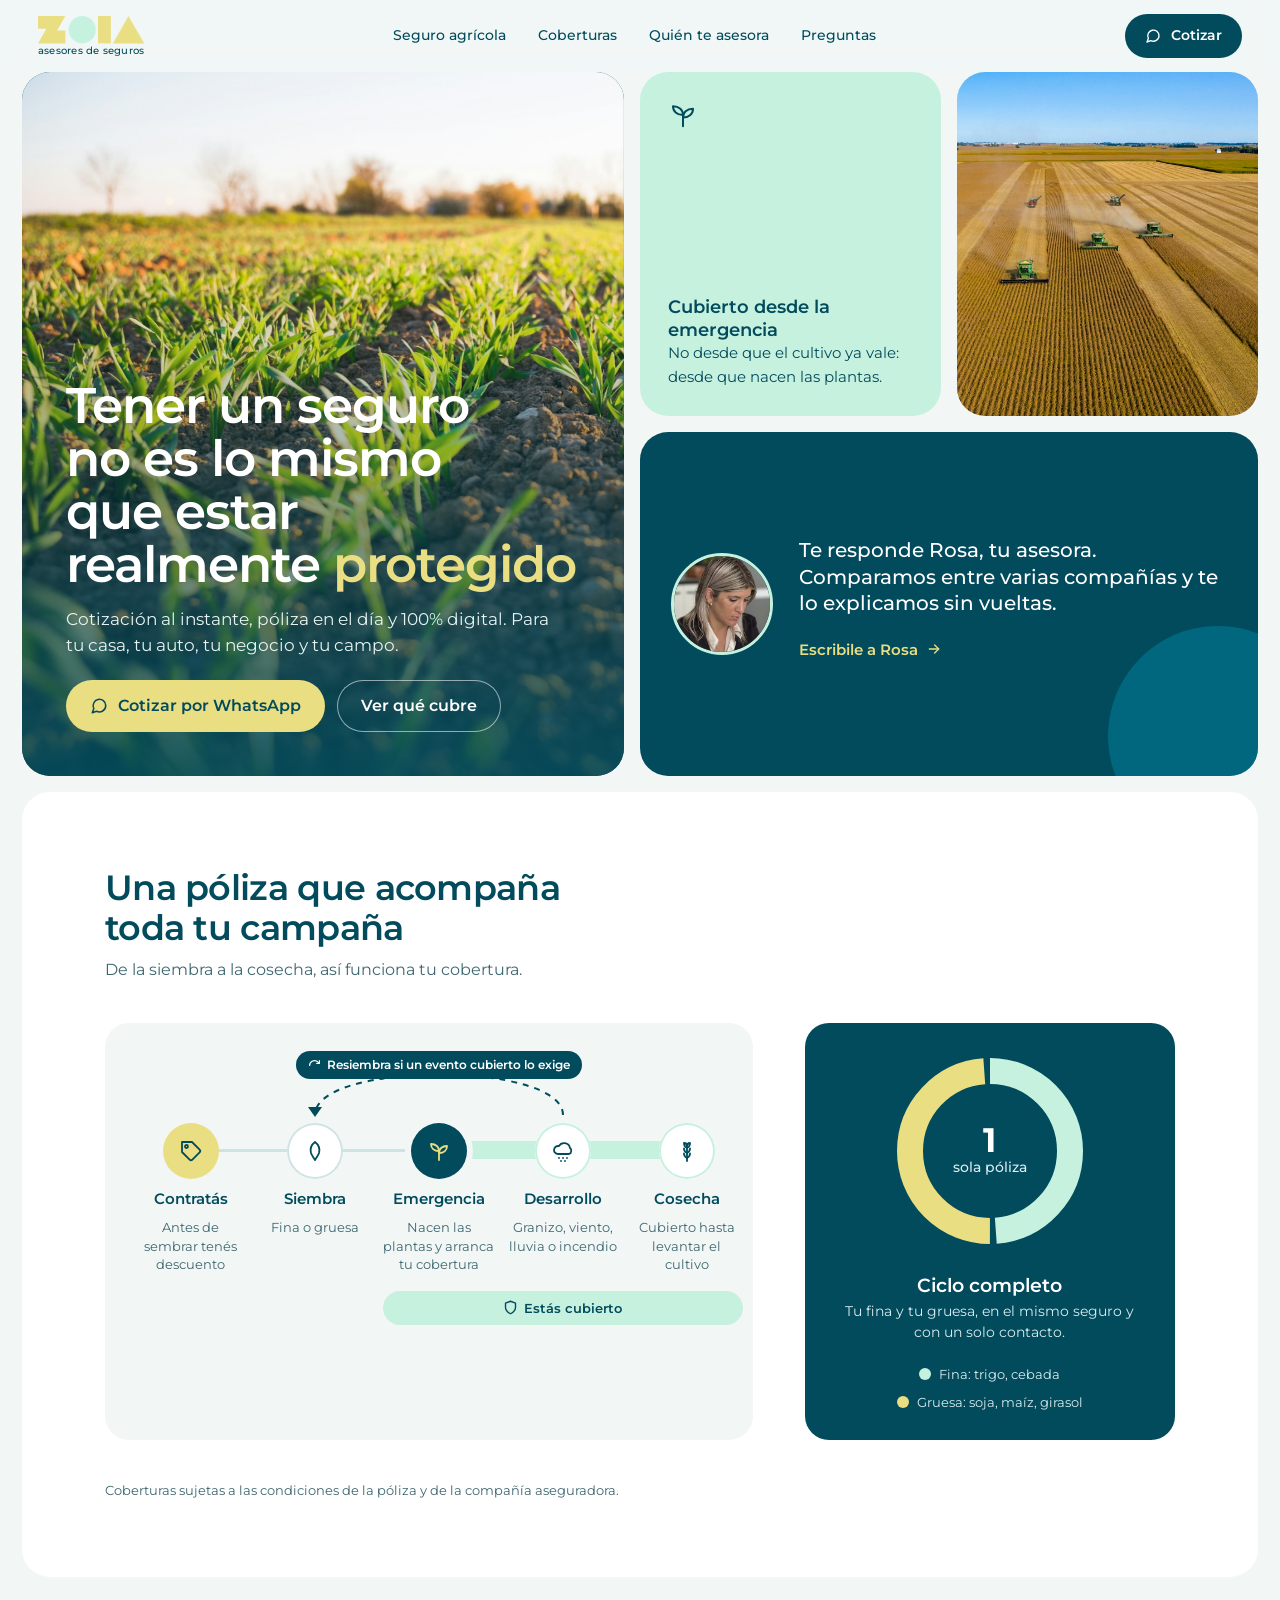
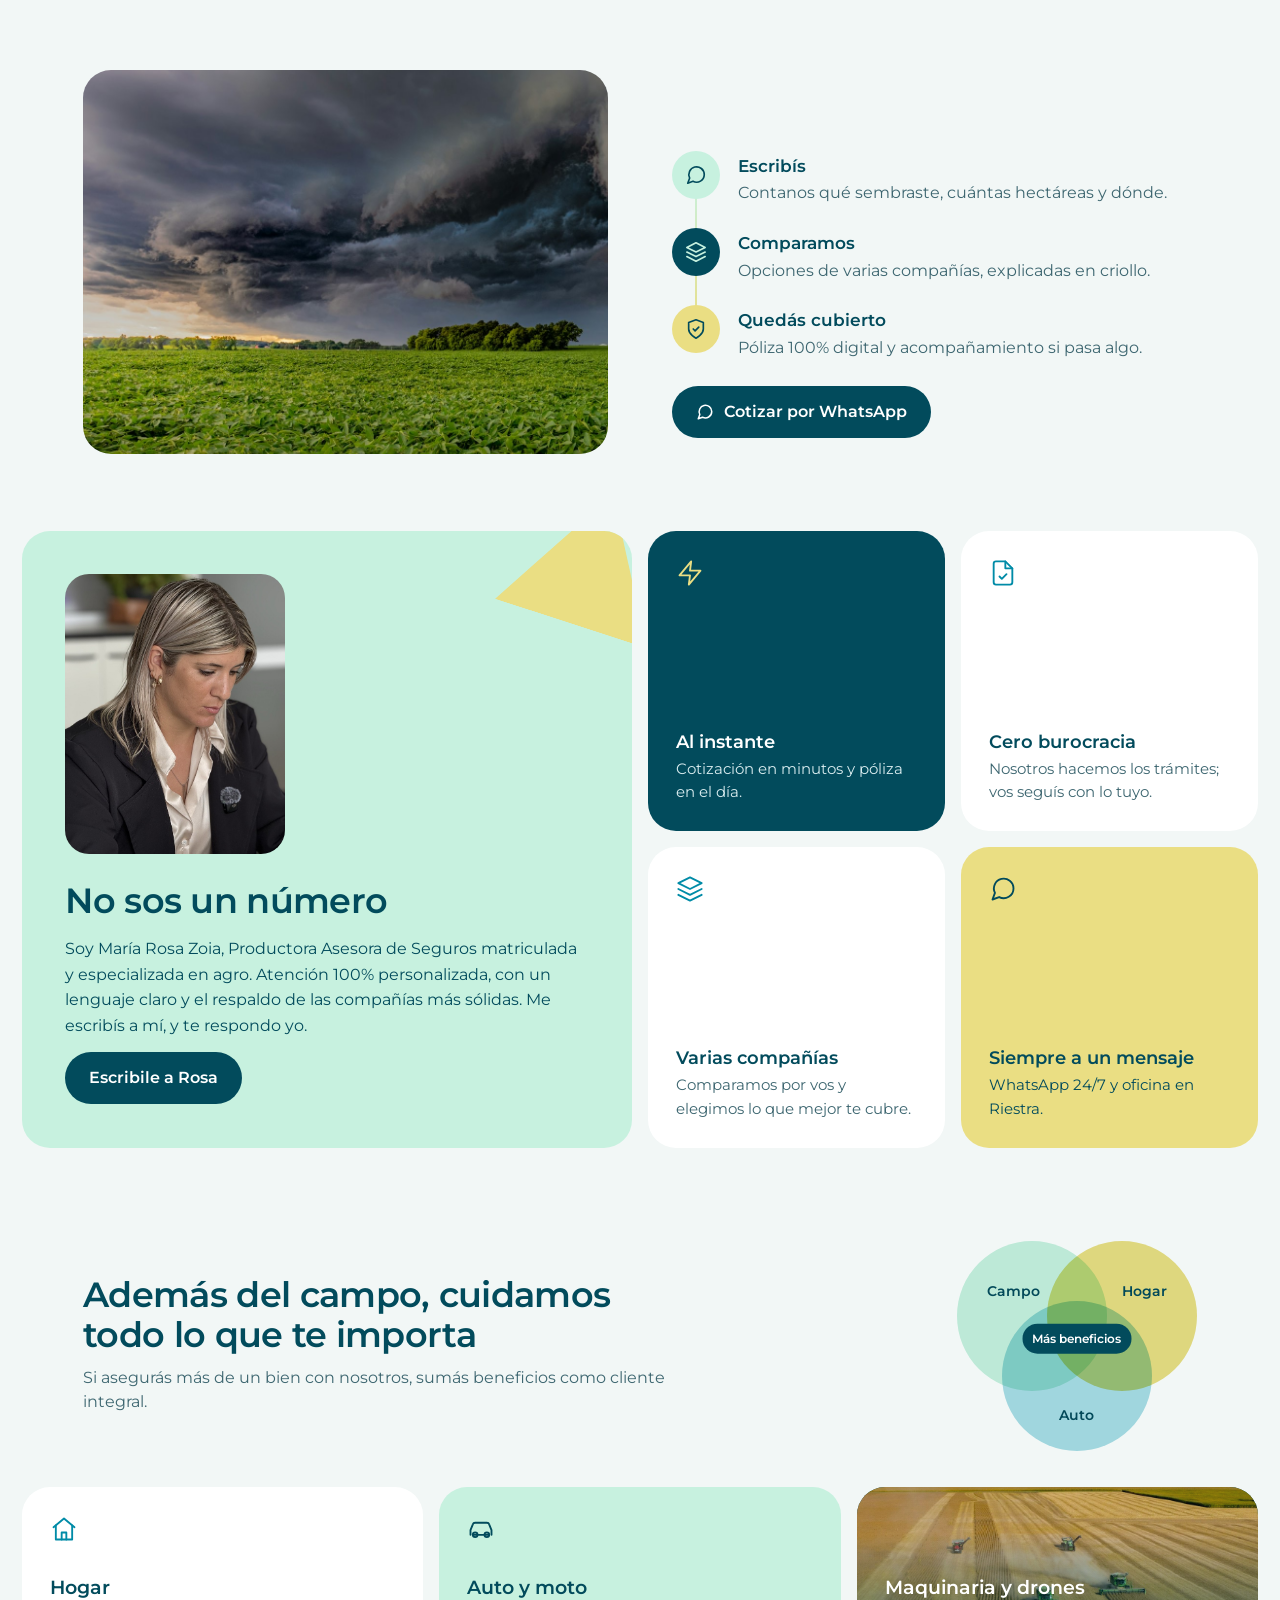
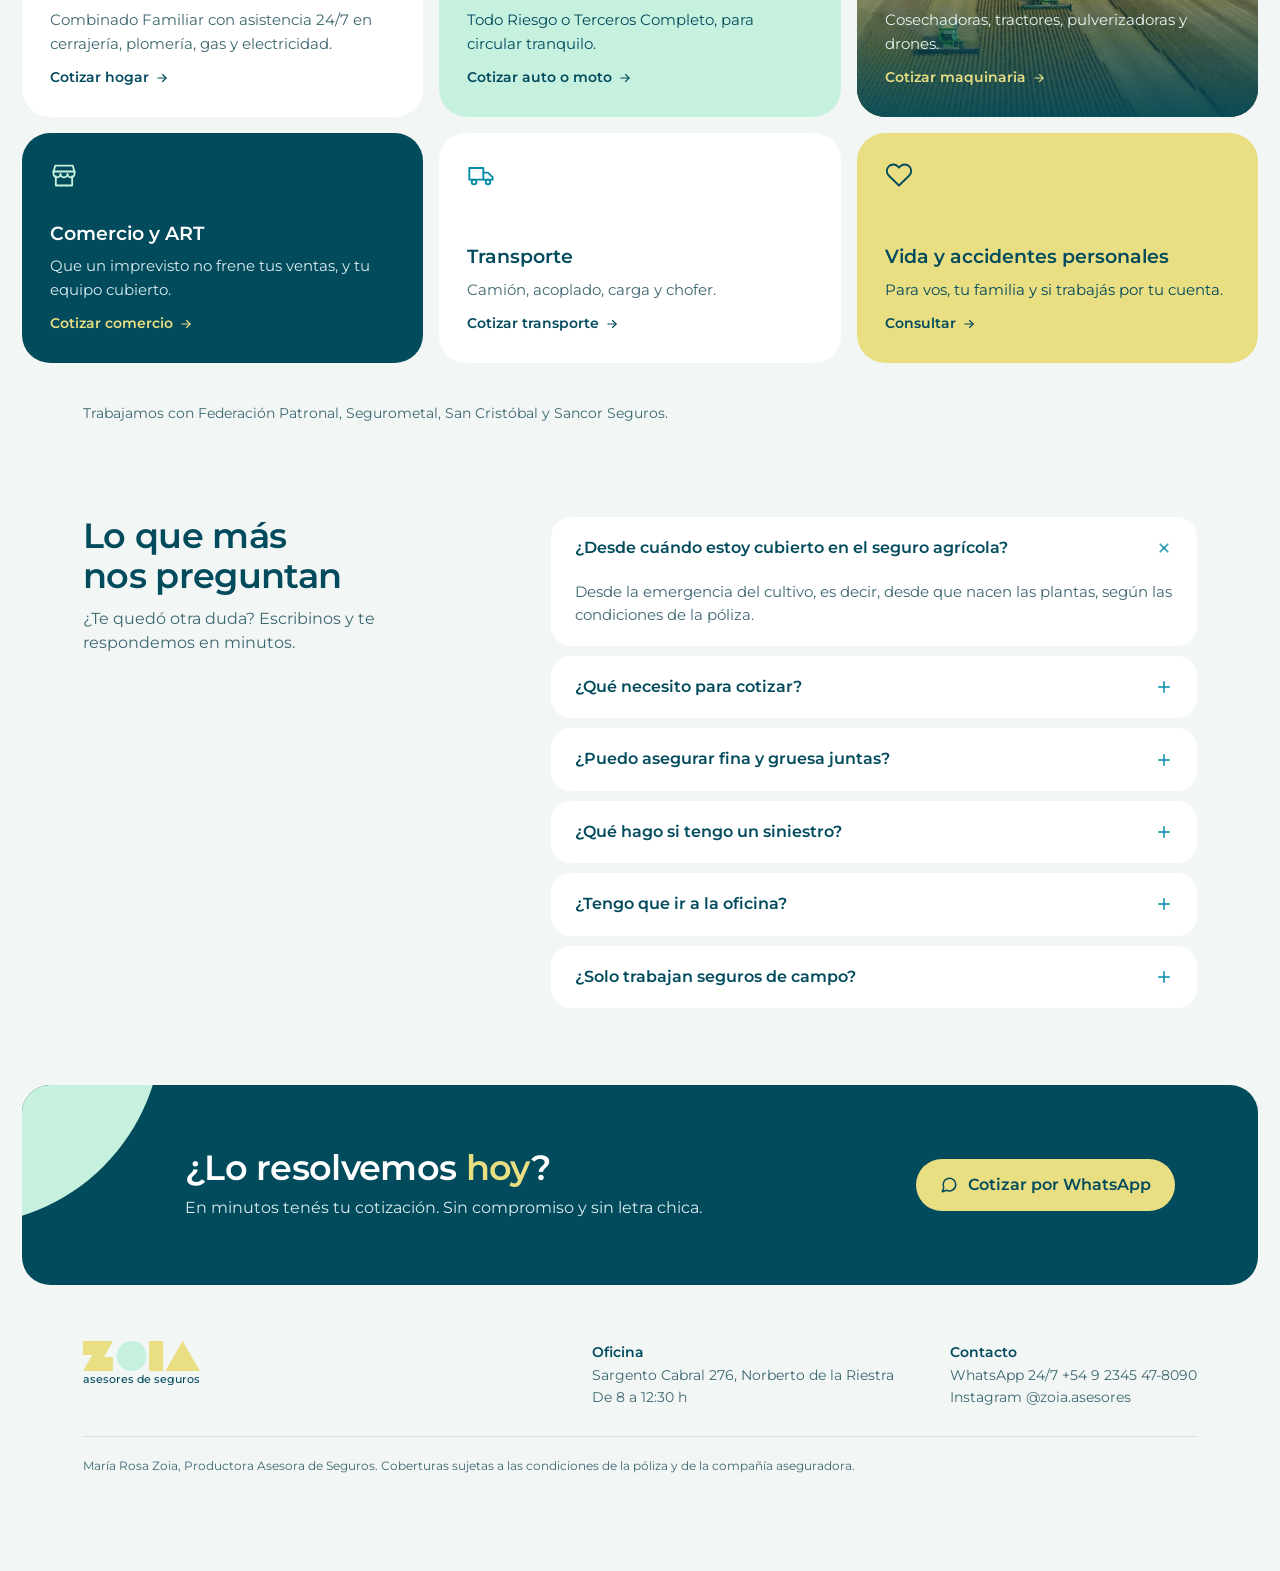
<file: index.html>
<!doctype html>
<html lang="es-AR">
<head>
  <meta charset="utf-8">
  <meta name="viewport" content="width=device-width, initial-scale=1, viewport-fit=cover">
  <title>ZOIA | Asesores de Seguros en Norberto de la Riestra · Agro, hogar y auto</title>
  <meta name="description" content="Seguros agrícolas, hogar, auto y comercio en Norberto de la Riestra y 25 de Mayo. Cotizá por WhatsApp al instante con Rosa Zoia, productora asesora matriculada.">
  <meta name="theme-color" content="#f2f7f6">
  <meta name="color-scheme" content="light">
  <meta property="og:type" content="website">
  <meta property="og:title" content="ZOIA | Asesores de Seguros">
  <meta property="og:description" content="Cotización al instante, póliza en el día y 100% digital. Agro, hogar, auto, comercio y transporte en Norberto de la Riestra.">
  <meta property="og:image" content="assets/img/agro-siembra.jpg">
  <meta property="og:locale" content="es_AR">
  <link rel="icon" href="assets/brand/favicon.svg" type="image/svg+xml">

  <!-- Entrada: /agro/ o ?v=agro muestra el hero agro (QR de la lona). Va antes del CSS para evitar parpadeo. -->
  <script>
    (function () {
      var r = document.documentElement;
      r.classList.add("js");
      var p = new URLSearchParams(location.search);
      if (p.get("v") === "agro" || /\/agro\/?$/.test(location.pathname)) r.dataset.entry = "agro";
    })();
  </script>

  <link rel="preconnect" href="https://fonts.googleapis.com">
  <link rel="preconnect" href="https://fonts.gstatic.com" crossorigin>
  <link href="https://fonts.googleapis.com/css2?family=Montserrat:wght@400;500;600;700&display=swap" rel="stylesheet">
  <link rel="stylesheet" href="css/tokens.css?v=3">
  <link rel="stylesheet" href="css/styles.css?v=3">

  <script type="application/ld+json">
  {
    "@context": "https://schema.org",
    "@type": "InsuranceAgency",
    "name": "ZOIA | Asesores de Seguros",
    "telephone": "+54 9 2345 47-8090",
    "address": {
      "@type": "PostalAddress",
      "streetAddress": "Sargento Cabral 276",
      "addressLocality": "Norberto de la Riestra",
      "addressRegion": "Buenos Aires",
      "addressCountry": "AR"
    },
    "openingHours": "Mo-Fr 08:00-12:30",
    "sameAs": ["https://www.instagram.com/zoia.asesores/"],
    "areaServed": ["Norberto de la Riestra", "25 de Mayo"]
  }
  </script>
</head>
<body>
  <!-- Íconos (trazo, del diseño) -->
  <svg width="0" height="0" style="position:absolute" aria-hidden="true">
    <symbol id="i-wa" viewBox="0 0 24 24"><path d="M21 11.5a8.4 8.4 0 0 1-12.3 7.4L3 21l2.1-5.7A8.4 8.4 0 1 1 21 11.5z"/></symbol>
    <symbol id="i-flecha" viewBox="0 0 24 24"><path d="M5 12h14"/><path d="m13 6 6 6-6 6"/></symbol>
    <symbol id="i-brote" viewBox="0 0 24 24"><path d="M12 21v-9"/><path d="M12 12C12 8 9 5 4 5c0 4 3 7 8 7z"/><path d="M12 14c0-4 3-7 8-7 0 4-3 7-8 7z"/></symbol>
    <symbol id="i-etiqueta" viewBox="0 0 24 24"><path d="M20.6 13.4 13.4 20.6a2 2 0 0 1-2.8 0L3 13V3h10l7.6 7.6a2 2 0 0 1 0 2.8z"/><circle cx="7.5" cy="7.5" r="1.5"/></symbol>
    <symbol id="i-semilla" viewBox="0 0 24 24"><path d="M12 3c4 3 5 7 4 11-1 3-3 5-4 7-1-2-3-4-4-7-1-4 0-8 4-11z"/></symbol>
    <symbol id="i-lluvia" viewBox="0 0 24 24"><path d="M7 15a4 4 0 1 1 .9-7.9A6 6 0 0 1 19 9a3.5 3.5 0 0 1-1 6z"/><path d="M8 19v.01"/><path d="M12 19v.01"/><path d="M16 19v.01"/><path d="M10 22v.01"/><path d="M14 22v.01"/></symbol>
    <symbol id="i-espiga" viewBox="0 0 24 24"><path d="M12 22V9"/><path d="M12 9c-2-1-3-3-3-5 2 0 3 1 3 3 0-2 1-3 3-3 0 2-1 4-3 5z"/><path d="M12 14c-2-1-3-3-3-4.5"/><path d="M12 14c2-1 3-3 3-4.5"/><path d="M12 19c-2-1-3-3-3-4.5"/><path d="M12 19c2-1 3-3 3-4.5"/></symbol>
    <symbol id="i-escudo" viewBox="0 0 24 24"><path d="M12 22s8-4 8-10V5l-8-3-8 3v7c0 6 8 10 8 10z"/></symbol>
    <symbol id="i-escudo-ok" viewBox="0 0 24 24"><path d="M12 22s8-4 8-10V5l-8-3-8 3v7c0 6 8 10 8 10z"/><path d="m9 12 2 2 4-4"/></symbol>
    <symbol id="i-capas" viewBox="0 0 24 24"><path d="m12 2 10 5-10 5L2 7z"/><path d="m2 17 10 5 10-5"/><path d="m2 12 10 5 10-5"/></symbol>
    <symbol id="i-rayo" viewBox="0 0 24 24"><path d="M13 2 3 14h9l-1 8 10-12h-9l1-8z"/></symbol>
    <symbol id="i-doc" viewBox="0 0 24 24"><path d="M14 2H6a2 2 0 0 0-2 2v16a2 2 0 0 0 2 2h12a2 2 0 0 0 2-2V8z"/><path d="M14 2v6h6"/><path d="m9 15 2 2 4-4"/></symbol>
    <symbol id="i-casa" viewBox="0 0 24 24"><path d="M3 10.5 12 3l9 7.5"/><path d="M5 9v12h14V9"/><path d="M10 21v-6h4v6"/></symbol>
    <symbol id="i-auto" viewBox="0 0 24 24"><path d="M5 17h14"/><path d="M3 17v-4l2-5a2 2 0 0 1 1.9-1.4h10.2A2 2 0 0 1 19 8l2 5v4"/><circle cx="7" cy="17" r="2"/><circle cx="17" cy="17" r="2"/></symbol>
    <symbol id="i-local" viewBox="0 0 24 24"><path d="M3 9 4.5 4h15L21 9"/><path d="M3 9h18v2a3 3 0 0 1-6 0 3 3 0 0 1-6 0 3 3 0 0 1-6 0z"/><path d="M5 13v8h14v-8"/></symbol>
    <symbol id="i-camion" viewBox="0 0 24 24"><path d="M2 6h12v10H2z"/><path d="M14 10h4l4 4v2h-8"/><circle cx="6" cy="18" r="2"/><circle cx="18" cy="18" r="2"/></symbol>
    <symbol id="i-corazon" viewBox="0 0 24 24"><path d="M20.8 4.6a5.5 5.5 0 0 0-7.8 0L12 5.7l-1-1.1a5.5 5.5 0 0 0-7.8 7.8L12 21l8.8-8.6a5.5 5.5 0 0 0 0-7.8z"/></symbol>
    <symbol id="i-mas" viewBox="0 0 24 24"><path d="M12 5v14"/><path d="M5 12h14"/></symbol>
    <symbol id="i-repetir" viewBox="0 0 24 24"><path d="M3 12a9 9 0 0 1 15.5-6.2L21 8"/><path d="M21 3v5h-5"/></symbol>
  </svg>

  <a class="skip-link" href="#contenido">Saltar al contenido</a>

  <div class="page">
    <header class="nav" data-scrolled="false">
      <a href="#top" aria-label="ZOIA, asesores de seguros. Ir al inicio">
        <svg class="logo" viewBox="0 0 1087 409" aria-hidden="true">
          <polygon class="forma z" points="0,0 280,0 195,148 280,148 280,280 0,280 85,131 0,131"/>
          <circle class="forma o" cx="452" cy="140" r="140"/>
          <rect class="forma i" x="614" y="0" width="131" height="280"/>
          <polygon class="forma a" points="765,280 925,0 1087,280"/>
          <text class="t" x="0" y="386" font-family="Montserrat, sans-serif" font-weight="500" font-size="100" textLength="1087" lengthAdjust="spacingAndGlyphs">asesores de seguros</text>
        </svg>
      </a>
      <nav class="nav__links" aria-label="Secciones">
        <a href="#campana">Seguro agrícola</a>
        <a href="#coberturas">Coberturas</a>
        <a href="#rosa">Quién te asesora</a>
        <a href="#preguntas">Preguntas</a>
      </nav>
      <a class="nav__movil" href="#preguntas">Preguntas</a>
      <a class="btn btn--chico" data-wa="general" data-track="barra" href="https://wa.me/5492345478090">
        <svg class="i-wa" width="16" height="16" fill="none" stroke="currentColor" stroke-width="2" stroke-linecap="round" stroke-linejoin="round" aria-hidden="true"><use href="#i-wa"/></svg>Cotizar
      </a>
    </header>

    <main id="contenido">
      <span id="top"></span>

      <!-- Hero bento -->
      <section class="hero" aria-label="Presentación">
        <div class="tile hero__main">
          <img src="assets/img/agro-siembra.jpg" width="1080" height="1350" alt="Surcos con plantas recién nacidas en un lote" fetchpriority="high">
          <div class="velo"></div>
          <div class="hero__text">
            <h1 class="split only-agro">Tu campaña, <span class="clave">protegida</span> desde que nace</h1>
            <h1 class="split only-general">Tener un seguro no es lo mismo que estar realmente <span class="clave">protegido</span></h1>
            <p class="only-agro" data-fade>Seguro agrícola desde la emergencia del cultivo, con fina y gruesa en una sola póliza. Te cotizamos por WhatsApp, sin vueltas.</p>
            <p class="only-general" data-fade>Cotización al instante, póliza en el día y 100% digital. Para tu casa, tu auto, tu negocio y tu campo.</p>
            <div class="hero__ctas" data-fade>
              <a class="btn btn--acento only-agro" data-wa="agro" data-track="hero-agro" href="https://wa.me/5492345478090">
                <svg class="i-wa" width="18" height="18" fill="none" stroke="currentColor" stroke-width="2" stroke-linecap="round" stroke-linejoin="round" aria-hidden="true"><use href="#i-wa"/></svg>Cotizar por WhatsApp
              </a>
              <a class="btn btn--acento only-general" data-wa="general" data-track="hero-general" href="https://wa.me/5492345478090">
                <svg class="i-wa" width="18" height="18" fill="none" stroke="currentColor" stroke-width="2" stroke-linecap="round" stroke-linejoin="round" aria-hidden="true"><use href="#i-wa"/></svg>Cotizar por WhatsApp
              </a>
              <a class="btn btn--contorno" href="#campana">Ver qué cubre</a>
            </div>
          </div>
        </div>
        <div class="tile hero__menta">
          <svg width="30" height="30" fill="none" stroke="currentColor" stroke-width="1.6" stroke-linecap="round" stroke-linejoin="round" aria-hidden="true"><use href="#i-brote"/></svg>
          <div>
            <h3>Cubierto desde la emergencia</h3>
            <p>No desde que el cultivo ya vale: desde que nacen las plantas.</p>
          </div>
        </div>
        <div class="tile hero__foto"><img src="assets/img/agro-cosecha.jpg" width="1080" height="1350" alt="Cosechadoras trabajando un lote, vista aérea"></div>
        <div class="tile hero__rosa">
          <span class="burbuja" aria-hidden="true"></span>
          <img class="avatar" src="assets/img/rosa-avatar.jpg" width="320" height="320" alt="María Rosa Zoia, asesora de seguros">
          <div>
            <p>Te responde Rosa, tu asesora. Comparamos entre varias compañías y te lo explicamos sin vueltas.</p>
            <a class="link-flecha" data-wa="rosa" data-track="hero-rosa" href="https://wa.me/5492345478090">Escribile a Rosa
              <svg width="16" height="16" fill="none" stroke="currentColor" stroke-width="2" stroke-linecap="round" stroke-linejoin="round" aria-hidden="true"><use href="#i-flecha"/></svg></a>
          </div>
        </div>
      </section>

      <!-- Campaña: línea de tiempo + ciclo completo -->
      <section class="franja" id="campana" aria-labelledby="campana-title">
        <div class="panel">
          <div class="head" data-reveal>
            <h2 id="campana-title" class="h2">Una póliza que acompaña toda tu campaña</h2>
            <p class="bajada">De la siembra a la cosecha, así funciona tu cobertura.</p>
          </div>
          <div class="campana">
            <div class="linea-tiempo" data-reveal>
              <div class="lt">
                <div class="lt__arco" aria-hidden="true">
                  <svg viewBox="0 0 100 64" preserveAspectRatio="none"><path d="M70 64 C70 10 30 10 30 64" fill="none" stroke-width="2" stroke-dasharray="6 6" vector-effect="non-scaling-stroke"/></svg>
                  <span class="lt__punta"></span>
                  <span class="chip"><svg width="13" height="13" fill="none" stroke="currentColor" stroke-width="2.2" stroke-linecap="round" stroke-linejoin="round"><use href="#i-repetir"/></svg>Resiembra si un evento cubierto lo exige</span>
                </div>
                <ol class="lt__etapas">
                  <li class="etapa" style="--i:0">
                    <span class="nodo nodo--amarillo"><svg width="24" height="24" fill="none" stroke="currentColor" stroke-width="1.8" stroke-linecap="round" stroke-linejoin="round" aria-hidden="true"><use href="#i-etiqueta"/></svg></span>
                    <div><b>Contratás</b><span class="etapa__txt">Antes de sembrar tenés descuento</span></div>
                  </li>
                  <li class="etapa" style="--i:1">
                    <span class="nodo nodo--gris"><svg width="24" height="24" fill="none" stroke="currentColor" stroke-width="1.8" stroke-linecap="round" stroke-linejoin="round" aria-hidden="true"><use href="#i-semilla"/></svg></span>
                    <div><b>Siembra</b><span class="etapa__txt">Fina o gruesa</span></div>
                  </li>
                  <li class="etapa" style="--i:2">
                    <span class="nodo nodo--oscuro"><svg width="24" height="24" fill="none" stroke="currentColor" stroke-width="1.8" stroke-linecap="round" stroke-linejoin="round" aria-hidden="true"><use href="#i-brote"/></svg></span>
                    <div><b>Emergencia</b><span class="etapa__txt">Nacen las plantas y arranca tu cobertura</span></div>
                  </li>
                  <li class="etapa" style="--i:3">
                    <span class="nodo"><svg width="24" height="24" fill="none" stroke="currentColor" stroke-width="1.8" stroke-linecap="round" stroke-linejoin="round" aria-hidden="true"><use href="#i-lluvia"/></svg></span>
                    <div><b>Desarrollo</b><span class="etapa__txt">Granizo, viento, lluvia o incendio</span>
                      <span class="etapa__resiembra"><b>Resiembra:</b> si un evento cubierto te obliga a volver a sembrar, la póliza te ayuda.</span></div>
                  </li>
                  <li class="etapa" style="--i:4">
                    <span class="nodo"><svg width="24" height="24" fill="none" stroke="currentColor" stroke-width="1.8" stroke-linecap="round" stroke-linejoin="round" aria-hidden="true"><use href="#i-espiga"/></svg></span>
                    <div><b>Cosecha</b><span class="etapa__txt">Cubierto hasta levantar el cultivo</span></div>
                  </li>
                </ol>
                <span class="lt__gris" aria-hidden="true"></span>
                <span class="lt__cubierto" aria-hidden="true"></span>
                <div class="lt__pie">
                  <span class="chip"><svg width="15" height="15" fill="none" stroke="currentColor" stroke-width="2.2" stroke-linecap="round" stroke-linejoin="round" aria-hidden="true"><use href="#i-escudo"/></svg>Estás cubierto</span>
                </div>
              </div>
            </div>

            <div class="ciclo" data-reveal style="--i:1">
              <div class="dona">
                <svg width="200" height="200" viewBox="0 0 200 200" aria-hidden="true">
                  <circle class="fina" cx="100" cy="100" r="80" fill="none" stroke="#c7f1df" stroke-width="26" stroke-dasharray="245 503"/>
                  <circle class="gruesa" cx="100" cy="100" r="80" fill="none" stroke="#eade83" stroke-width="26" stroke-dasharray="245 503" stroke-dashoffset="-251"/>
                </svg>
                <div class="dona__centro"><b>1</b><span>sola póliza</span></div>
              </div>
              <div>
                <h3>Ciclo completo</h3>
                <p>Tu fina y tu gruesa, en el mismo seguro y con un solo contacto.</p>
              </div>
              <div class="leyenda">
                <span><span class="punto" style="background:#c7f1df"></span>Fina: trigo, cebada</span>
                <span><span class="punto" style="background:#eade83"></span>Gruesa: soja, maíz, girasol</span>
              </div>
            </div>
          </div>
          <p class="nota">Coberturas sujetas a las condiciones de la póliza y de la compañía aseguradora.</p>
        </div>
      </section>

      <!-- Cómo cotizar -->
      <section class="cotizar" aria-labelledby="cotizar-title">
        <img class="cotizar__foto" data-reveal src="assets/img/agro-tormenta.jpg" width="1080" height="1350" alt="Nube de tormenta sobre un lote de soja" loading="lazy">
        <div class="cotizar__texto">
          <h2 id="cotizar-title" class="h2" data-reveal>Cotizar te lleva un mensaje</h2>
          <div class="pasos">
            <span class="pasos__linea" aria-hidden="true"></span>
            <div class="paso" style="--i:0">
              <span class="paso__icono" style="background:#c7f1df;color:#024b5c"><svg width="22" height="22" fill="none" stroke="currentColor" stroke-width="1.8" stroke-linecap="round" stroke-linejoin="round" aria-hidden="true"><use href="#i-wa"/></svg></span>
              <div><b>Escribís</b><span>Contanos qué sembraste, cuántas hectáreas y dónde.</span></div>
            </div>
            <div class="paso" style="--i:1">
              <span class="paso__icono" style="background:#024b5c;color:#c7f1df"><svg width="22" height="22" fill="none" stroke="currentColor" stroke-width="1.8" stroke-linecap="round" stroke-linejoin="round" aria-hidden="true"><use href="#i-capas"/></svg></span>
              <div><b>Comparamos</b><span>Opciones de varias compañías, explicadas en criollo.</span></div>
            </div>
            <div class="paso" style="--i:2">
              <span class="paso__icono" style="background:#eade83;color:#024b5c"><svg width="22" height="22" fill="none" stroke="currentColor" stroke-width="1.8" stroke-linecap="round" stroke-linejoin="round" aria-hidden="true"><use href="#i-escudo-ok"/></svg></span>
              <div><b>Quedás cubierto</b><span>Póliza 100% digital y acompañamiento si pasa algo.</span></div>
            </div>
          </div>
          <a class="btn" data-reveal data-wa="agro" data-track="como-cotizar" href="https://wa.me/5492345478090">
            <svg class="i-wa" width="18" height="18" fill="none" stroke="currentColor" stroke-width="2" stroke-linecap="round" stroke-linejoin="round" aria-hidden="true"><use href="#i-wa"/></svg>Cotizar por WhatsApp
          </a>
        </div>
      </section>

      <!-- Rosa + por qué ZOIA -->
      <section class="porque" id="rosa" aria-labelledby="rosa-title" data-stagger>
        <div class="tile rosa">
          <span class="rosa__tri" aria-hidden="true"></span>
          <img class="rosa__foto" src="assets/img/rosa-oficina.jpg" width="900" height="1200" alt="María Rosa Zoia en su oficina" loading="lazy">
          <div class="rosa__texto">
            <h2 id="rosa-title" class="h2">No sos un número</h2>
            <p>Soy María Rosa Zoia, Productora Asesora de Seguros matriculada y especializada en agro. Atención 100% personalizada, con un lenguaje claro y el respaldo de las compañías más sólidas. Me escribís a mí, y te respondo yo.</p>
            <a class="btn" data-wa="rosa" data-track="rosa" href="https://wa.me/5492345478090">Escribile a Rosa</a>
          </div>
        </div>
        <div class="tile razon razon--oscura">
          <svg width="28" height="28" fill="none" stroke="#eade83" stroke-width="1.6" stroke-linecap="round" stroke-linejoin="round" aria-hidden="true"><use href="#i-rayo"/></svg>
          <div><h3>Al instante</h3><p>Cotización en minutos y póliza en el día.</p></div>
        </div>
        <div class="tile razon razon--blanca">
          <svg width="28" height="28" fill="none" stroke-width="1.6" stroke-linecap="round" stroke-linejoin="round" aria-hidden="true"><use href="#i-doc"/></svg>
          <div><h3>Cero burocracia</h3><p>Nosotros hacemos los trámites; vos seguís con lo tuyo.</p></div>
        </div>
        <div class="tile razon razon--blanca">
          <svg width="28" height="28" fill="none" stroke-width="1.6" stroke-linecap="round" stroke-linejoin="round" aria-hidden="true"><use href="#i-capas"/></svg>
          <div><h3>Varias compañías</h3><p>Comparamos por vos y elegimos lo que mejor te cubre.</p></div>
        </div>
        <div class="tile razon razon--amarilla">
          <svg width="28" height="28" fill="none" stroke="currentColor" stroke-width="1.6" stroke-linecap="round" stroke-linejoin="round" aria-hidden="true"><use href="#i-wa"/></svg>
          <div><h3>Siempre a un mensaje</h3><p>WhatsApp 24/7 y oficina en Riestra.</p></div>
        </div>
      </section>

      <!-- Coberturas -->
      <section class="coberturas" id="coberturas" aria-labelledby="cob-title">
        <div class="coberturas__head">
          <div class="head" data-reveal>
            <h2 id="cob-title" class="h2">Además del campo, cuidamos todo lo que te importa</h2>
            <p class="bajada">Si asegurás más de un bien con nosotros, sumás beneficios como cliente integral.</p>
          </div>
          <div class="venn" role="img" aria-label="Campo, hogar y auto juntos suman beneficios de cliente integral">
            <span class="venn__c venn__c--campo">Campo</span>
            <span class="venn__c venn__c--hogar">Hogar</span>
            <span class="venn__c venn__c--auto">Auto</span>
            <span class="chip venn__chip">Más beneficios</span>
          </div>
        </div>
        <div class="cob-grid" data-stagger>
          <a class="cob cob--blanca" data-wa="hogar" data-track="linea-hogar" href="https://wa.me/5492345478090">
            <svg width="28" height="28" fill="none" stroke-width="1.6" stroke-linecap="round" stroke-linejoin="round" aria-hidden="true"><use href="#i-casa"/></svg>
            <span class="cob__txt"><b>Hogar</b><span>Combinado Familiar con asistencia 24/7 en cerrajería, plomería, gas y electricidad.</span><span class="cob__cta">Cotizar hogar<svg width="14" height="14" fill="none" stroke="currentColor" stroke-width="2" stroke-linecap="round" stroke-linejoin="round" aria-hidden="true"><use href="#i-flecha"/></svg></span></span>
          </a>
          <a class="cob cob--menta" data-wa="auto" data-track="linea-auto" href="https://wa.me/5492345478090">
            <svg width="28" height="28" fill="none" stroke="currentColor" stroke-width="1.6" stroke-linecap="round" stroke-linejoin="round" aria-hidden="true"><use href="#i-auto"/></svg>
            <span class="cob__txt"><b>Auto y moto</b><span>Todo Riesgo o Terceros Completo, para circular tranquilo.</span><span class="cob__cta">Cotizar auto o moto<svg width="14" height="14" fill="none" stroke="currentColor" stroke-width="2" stroke-linecap="round" stroke-linejoin="round" aria-hidden="true"><use href="#i-flecha"/></svg></span></span>
          </a>
          <a class="cob cob--foto" data-wa="maquinaria" data-track="linea-maquinaria" href="https://wa.me/5492345478090">
            <img src="assets/img/agro-cosecha.jpg" width="1080" height="1350" alt="" loading="lazy">
            <span class="velo"></span>
            <span class="cob__txt"><b>Maquinaria y drones</b><span>Cosechadoras, tractores, pulverizadoras y drones.</span><span class="cob__cta">Cotizar maquinaria<svg width="14" height="14" fill="none" stroke="currentColor" stroke-width="2" stroke-linecap="round" stroke-linejoin="round" aria-hidden="true"><use href="#i-flecha"/></svg></span></span>
          </a>
          <a class="cob cob--oscura" data-wa="comercio" data-track="linea-comercio" href="https://wa.me/5492345478090">
            <svg width="28" height="28" fill="none" stroke="#c7f1df" stroke-width="1.6" stroke-linecap="round" stroke-linejoin="round" aria-hidden="true"><use href="#i-local"/></svg>
            <span class="cob__txt"><b>Comercio y ART</b><span>Que un imprevisto no frene tus ventas, y tu equipo cubierto.</span><span class="cob__cta">Cotizar comercio<svg width="14" height="14" fill="none" stroke="currentColor" stroke-width="2" stroke-linecap="round" stroke-linejoin="round" aria-hidden="true"><use href="#i-flecha"/></svg></span></span>
          </a>
          <a class="cob cob--blanca" data-wa="transporte" data-track="linea-transporte" href="https://wa.me/5492345478090">
            <svg width="28" height="28" fill="none" stroke-width="1.6" stroke-linecap="round" stroke-linejoin="round" aria-hidden="true"><use href="#i-camion"/></svg>
            <span class="cob__txt"><b>Transporte</b><span>Camión, acoplado, carga y chofer.</span><span class="cob__cta">Cotizar transporte<svg width="14" height="14" fill="none" stroke="currentColor" stroke-width="2" stroke-linecap="round" stroke-linejoin="round" aria-hidden="true"><use href="#i-flecha"/></svg></span></span>
          </a>
          <a class="cob cob--amarilla" data-wa="vida" data-track="linea-vida" href="https://wa.me/5492345478090">
            <svg width="28" height="28" fill="none" stroke="currentColor" stroke-width="1.6" stroke-linecap="round" stroke-linejoin="round" aria-hidden="true"><use href="#i-corazon"/></svg>
            <span class="cob__txt"><b>Vida y accidentes personales</b><span>Para vos, tu familia y si trabajás por tu cuenta.</span><span class="cob__cta">Consultar<svg width="14" height="14" fill="none" stroke="currentColor" stroke-width="2" stroke-linecap="round" stroke-linejoin="round" aria-hidden="true"><use href="#i-flecha"/></svg></span></span>
          </a>
        </div>
        <!-- TODO: reemplazar por los logos en monocromo cuando las compañías autoricen su uso -->
        <p class="nota" data-reveal>Trabajamos con Federación Patronal, Segurometal, San Cristóbal y Sancor Seguros.</p>
      </section>

      <!-- Preguntas -->
      <section class="preguntas" id="preguntas" aria-labelledby="faq-title">
        <div class="head" data-reveal>
          <h2 id="faq-title" class="h2">Lo que más nos preguntan</h2>
          <p class="bajada">¿Te quedó otra duda? Escribinos y te respondemos en minutos.</p>
        </div>
        <div class="acordeon" data-stagger>
          <div class="preg" data-open="true">
            <h3><button class="preg__btn" type="button">¿Desde cuándo estoy cubierto en el seguro agrícola?<svg class="preg__mas" width="18" height="18" fill="none" stroke="currentColor" stroke-width="2" stroke-linecap="round" aria-hidden="true"><use href="#i-mas"/></svg></button></h3>
            <div class="preg__panel" role="region"><div><p>Desde la emergencia del cultivo, es decir, desde que nacen las plantas, según las condiciones de la póliza.</p></div></div>
          </div>
          <div class="preg">
            <h3><button class="preg__btn" type="button">¿Qué necesito para cotizar?<svg class="preg__mas" width="18" height="18" fill="none" stroke="currentColor" stroke-width="2" stroke-linecap="round" aria-hidden="true"><use href="#i-mas"/></svg></button></h3>
            <div class="preg__panel" role="region"><div><p>Cultivo, hectáreas, ubicación de los lotes y fecha de siembra. Con eso arrancamos.</p></div></div>
          </div>
          <div class="preg">
            <h3><button class="preg__btn" type="button">¿Puedo asegurar fina y gruesa juntas?<svg class="preg__mas" width="18" height="18" fill="none" stroke="currentColor" stroke-width="2" stroke-linecap="round" aria-hidden="true"><use href="#i-mas"/></svg></button></h3>
            <div class="preg__panel" role="region"><div><p>Sí, con la cobertura de ciclo completo las tenés en una sola póliza.</p></div></div>
          </div>
          <div class="preg">
            <h3><button class="preg__btn" type="button">¿Qué hago si tengo un siniestro?<svg class="preg__mas" width="18" height="18" fill="none" stroke="currentColor" stroke-width="2" stroke-linecap="round" aria-hidden="true"><use href="#i-mas"/></svg></button></h3>
            <div class="preg__panel" role="region"><div><p>Escribinos apenas pase. Te guiamos con la denuncia y te acompañamos hasta el final.</p></div></div>
          </div>
          <div class="preg">
            <h3><button class="preg__btn" type="button">¿Tengo que ir a la oficina?<svg class="preg__mas" width="18" height="18" fill="none" stroke="currentColor" stroke-width="2" stroke-linecap="round" aria-hidden="true"><use href="#i-mas"/></svg></button></h3>
            <div class="preg__panel" role="region"><div><p>No. Todo se hace por WhatsApp y la póliza es digital. Si preferís, te esperamos en Sargento Cabral 276.</p></div></div>
          </div>
          <div class="preg">
            <h3><button class="preg__btn" type="button">¿Solo trabajan seguros de campo?<svg class="preg__mas" width="18" height="18" fill="none" stroke="currentColor" stroke-width="2" stroke-linecap="round" aria-hidden="true"><use href="#i-mas"/></svg></button></h3>
            <div class="preg__panel" role="region"><div><p>No. También hogar, auto, moto, comercio, ART, transporte, vida y más.</p></div></div>
          </div>
        </div>
      </section>

      <!-- Cierre -->
      <section class="franja" id="contacto" aria-labelledby="cierre-title">
        <div class="cierre" data-reveal>
          <span class="cierre__forma" aria-hidden="true"></span>
          <div class="cierre__texto">
            <h2 id="cierre-title" class="h2">¿Lo resolvemos <span class="clave">hoy</span>?</h2>
            <p>En minutos tenés tu cotización. Sin compromiso y sin letra chica.</p>
          </div>
          <a class="btn btn--acento" data-wa="general" data-track="cierre" href="https://wa.me/5492345478090">
            <svg class="i-wa" width="18" height="18" fill="none" stroke="currentColor" stroke-width="2" stroke-linecap="round" stroke-linejoin="round" aria-hidden="true"><use href="#i-wa"/></svg>Cotizar por WhatsApp
          </a>
        </div>
      </section>
    </main>

    <footer class="pie">
      <div class="pie__fila">
        <svg class="logo" viewBox="0 0 1087 409" role="img" aria-label="ZOIA, asesores de seguros">
          <polygon class="z" points="0,0 280,0 195,148 280,148 280,280 0,280 85,131 0,131"/>
          <circle class="o" cx="452" cy="140" r="140"/>
          <rect class="i" x="614" y="0" width="131" height="280"/>
          <polygon class="a" points="765,280 925,0 1087,280"/>
          <text class="t" x="0" y="386" font-family="Montserrat, sans-serif" font-weight="500" font-size="100" textLength="1087" lengthAdjust="spacingAndGlyphs">asesores de seguros</text>
        </svg>
        <div class="pie__datos">
          <div><b>Oficina</b><span>Sargento Cabral 276, Norberto de la Riestra</span><span>De 8 a 12:30 h</span></div>
          <div><b>Contacto</b><a data-wa="general" data-track="pie" href="https://wa.me/5492345478090">WhatsApp 24/7 +54 9 2345 47-8090</a><a href="https://www.instagram.com/zoia.asesores/" target="_blank" rel="noopener">Instagram @zoia.asesores</a></div>
        </div>
      </div>
      <!-- TODO legal: número de matrícula y leyenda obligatoria de la SSN -->
      <p class="pie__legal">María Rosa Zoia, Productora Asesora de Seguros. Coberturas sujetas a las condiciones de la póliza y de la compañía aseguradora.</p>
    </footer>
  </div>

  <!-- WhatsApp: botón redondo en escritorio, barra con Rosa en celular -->
  <a class="flotante" data-wa="float" data-track="flotante" href="https://wa.me/5492345478090" aria-label="Cotizar por WhatsApp">
    <svg width="26" height="26" fill="none" stroke="currentColor" stroke-width="2" stroke-linecap="round" stroke-linejoin="round" aria-hidden="true"><use href="#i-wa"/></svg>
  </a>
  <a class="barra-movil" data-wa="float" data-track="barra-movil" href="https://wa.me/5492345478090">
    <img src="assets/img/rosa-avatar.jpg" width="320" height="320" alt="">
    <span class="barra-movil__txt"><b>¿Lo resolvemos hoy?</b><span>Te responde Rosa por WhatsApp</span></span>
    <span class="barra-movil__ico"><svg width="22" height="22" fill="none" stroke="currentColor" stroke-width="2" stroke-linecap="round" stroke-linejoin="round" aria-hidden="true"><use href="#i-wa"/></svg></span>
  </a>

  <script src="js/main.js?v=3" defer></script>
</body>
</html>
</file>
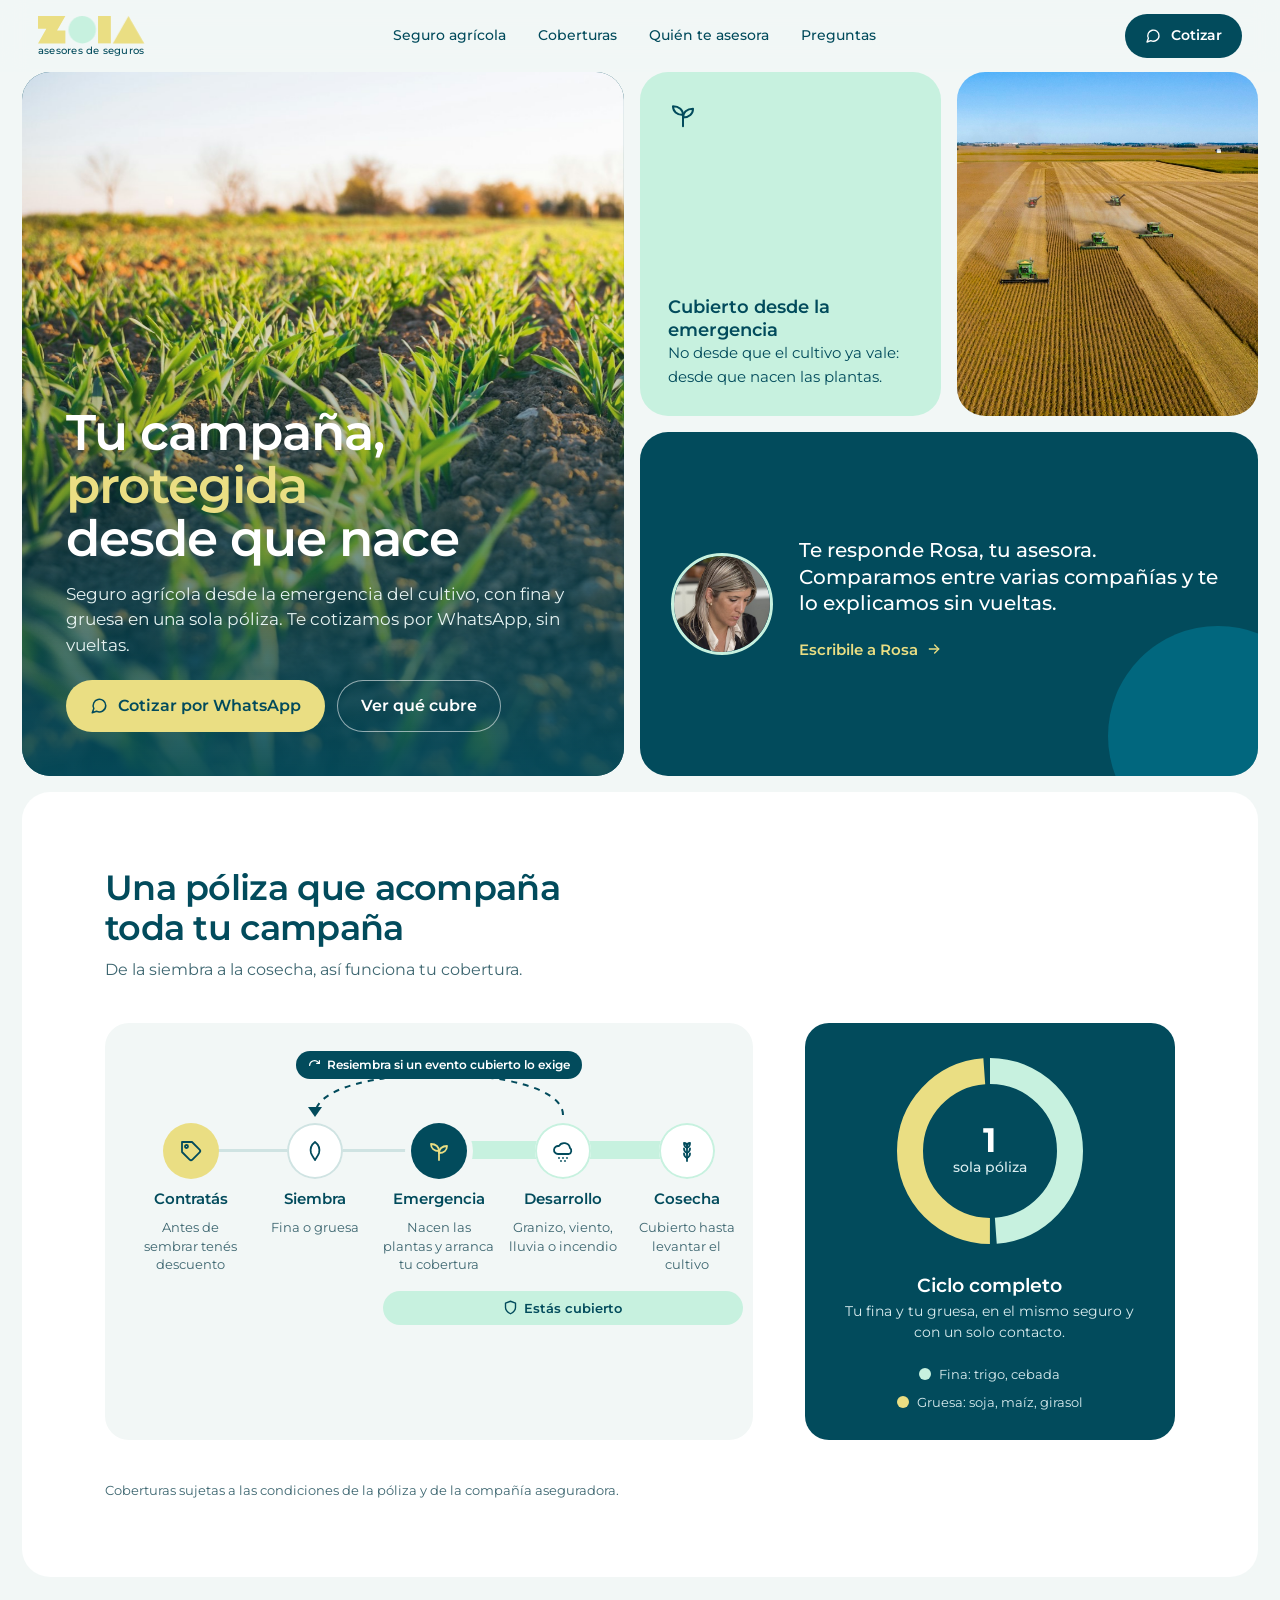
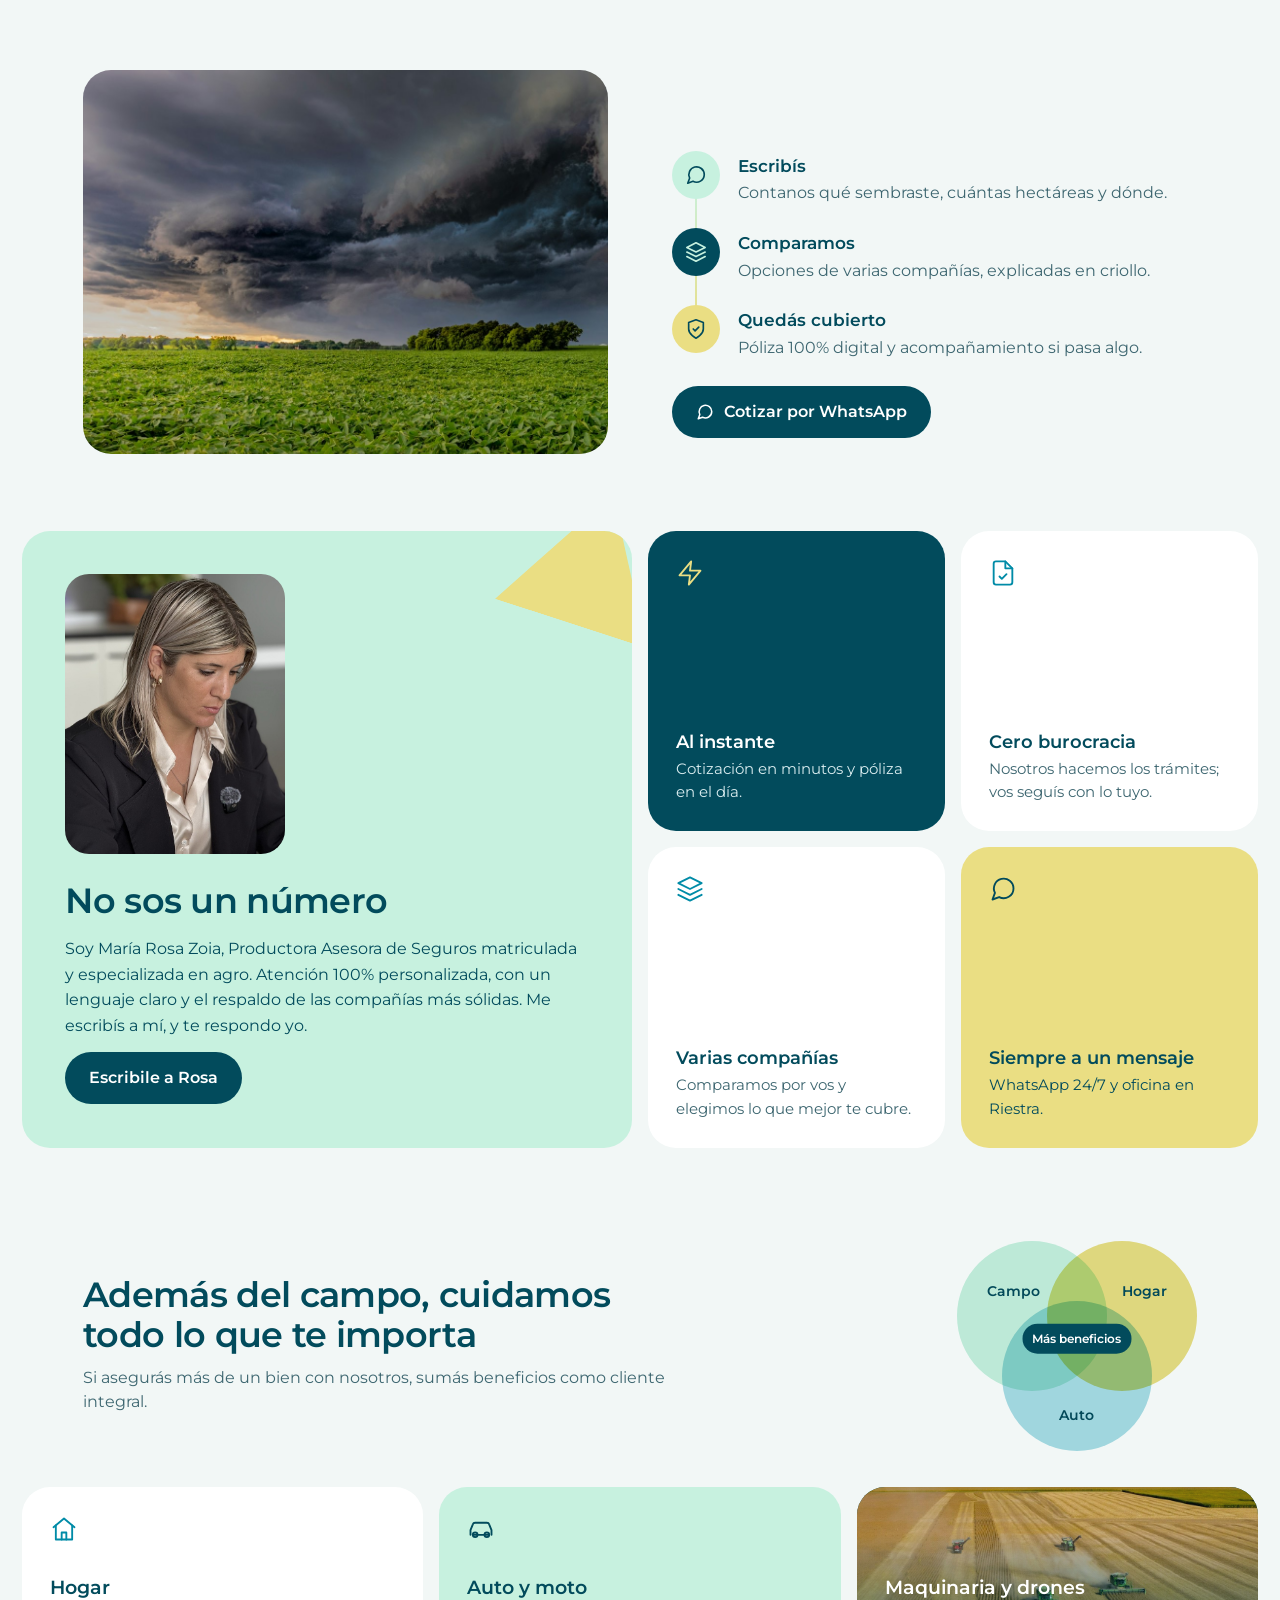
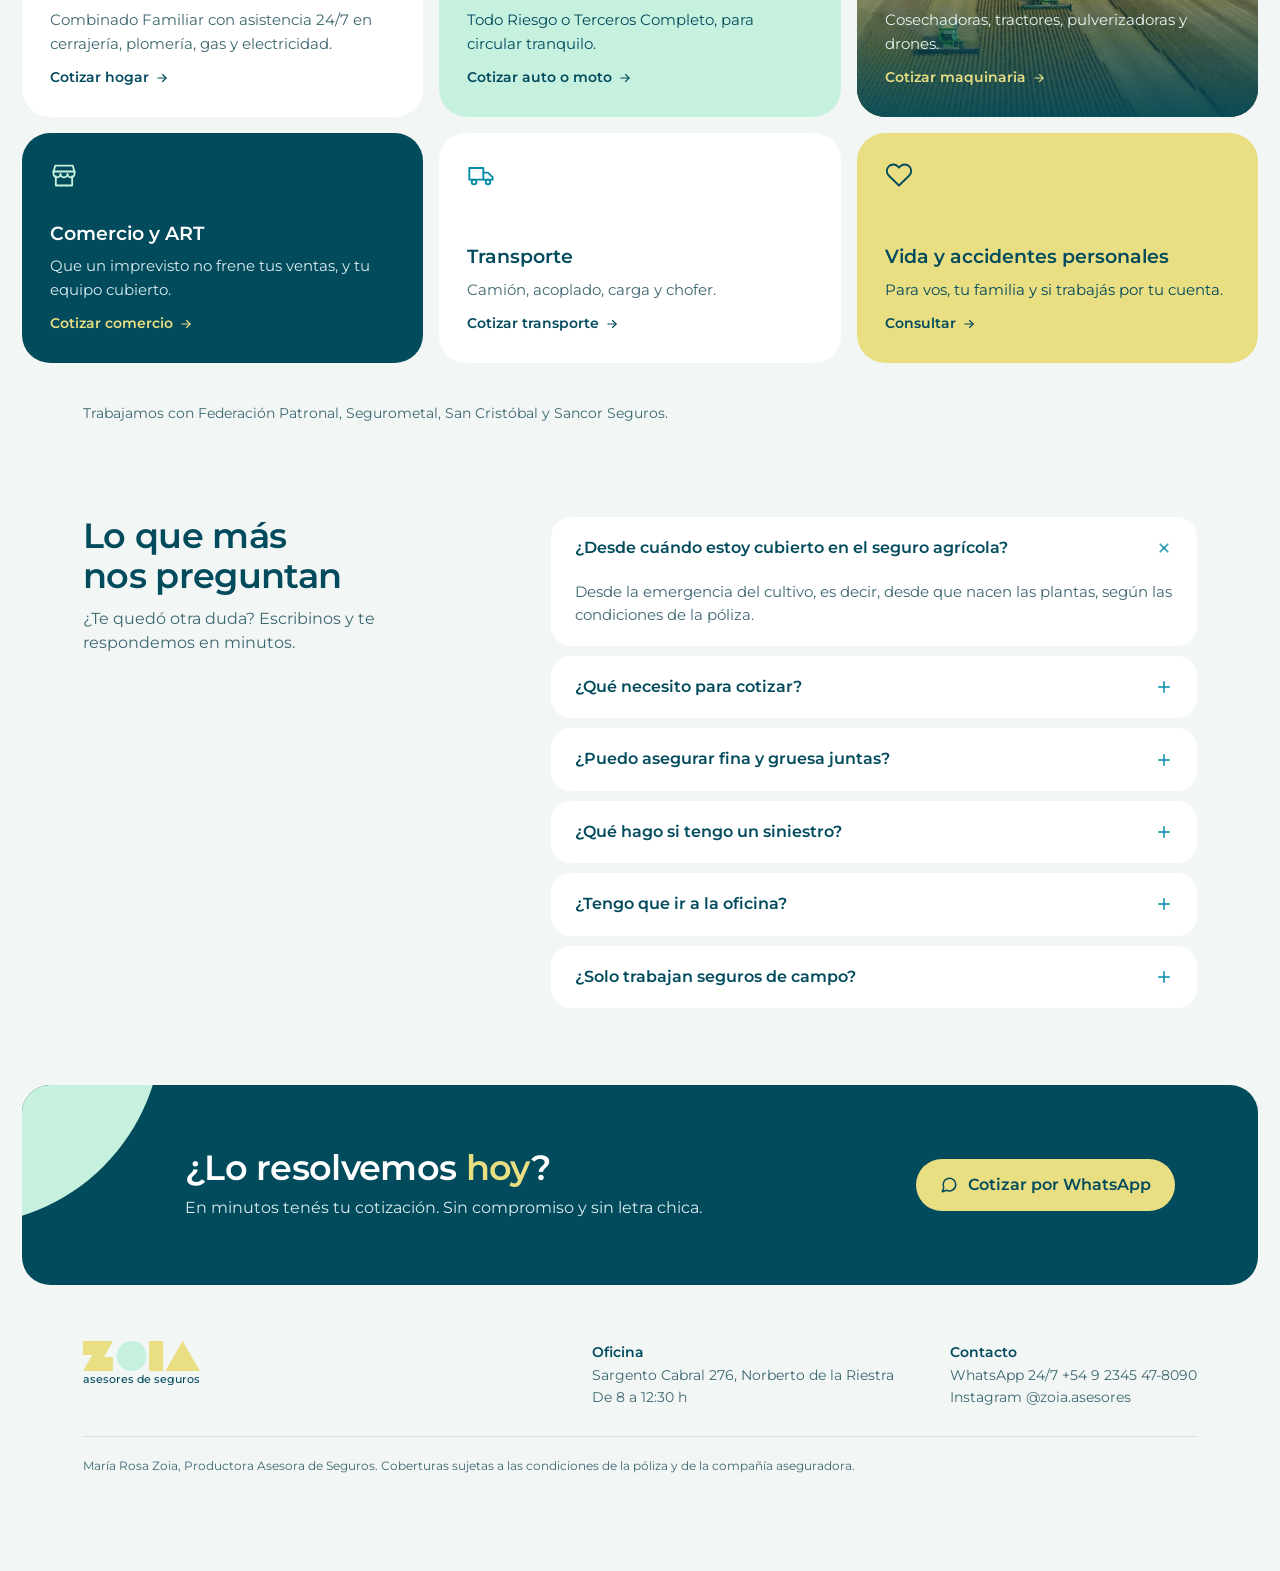
<file: agro/index.html>
<!doctype html>
<html lang="es-AR">
<head>
  <meta charset="utf-8">
  <meta name="viewport" content="width=device-width, initial-scale=1">
  <title>ZOIA | Seguros agrícolas</title>
  <!-- Entrada del QR de la lona "Seguros Agrícolas": abre la landing con el hero agro -->
  <meta http-equiv="refresh" content="0; url=../?v=agro">
  <link rel="canonical" href="../">
  <script>location.replace("../?v=agro" + location.hash);</script>
</head>
<body>
  <p><a href="../?v=agro">Ir a ZOIA Seguros agrícolas</a></p>
</body>
</html>
</file>
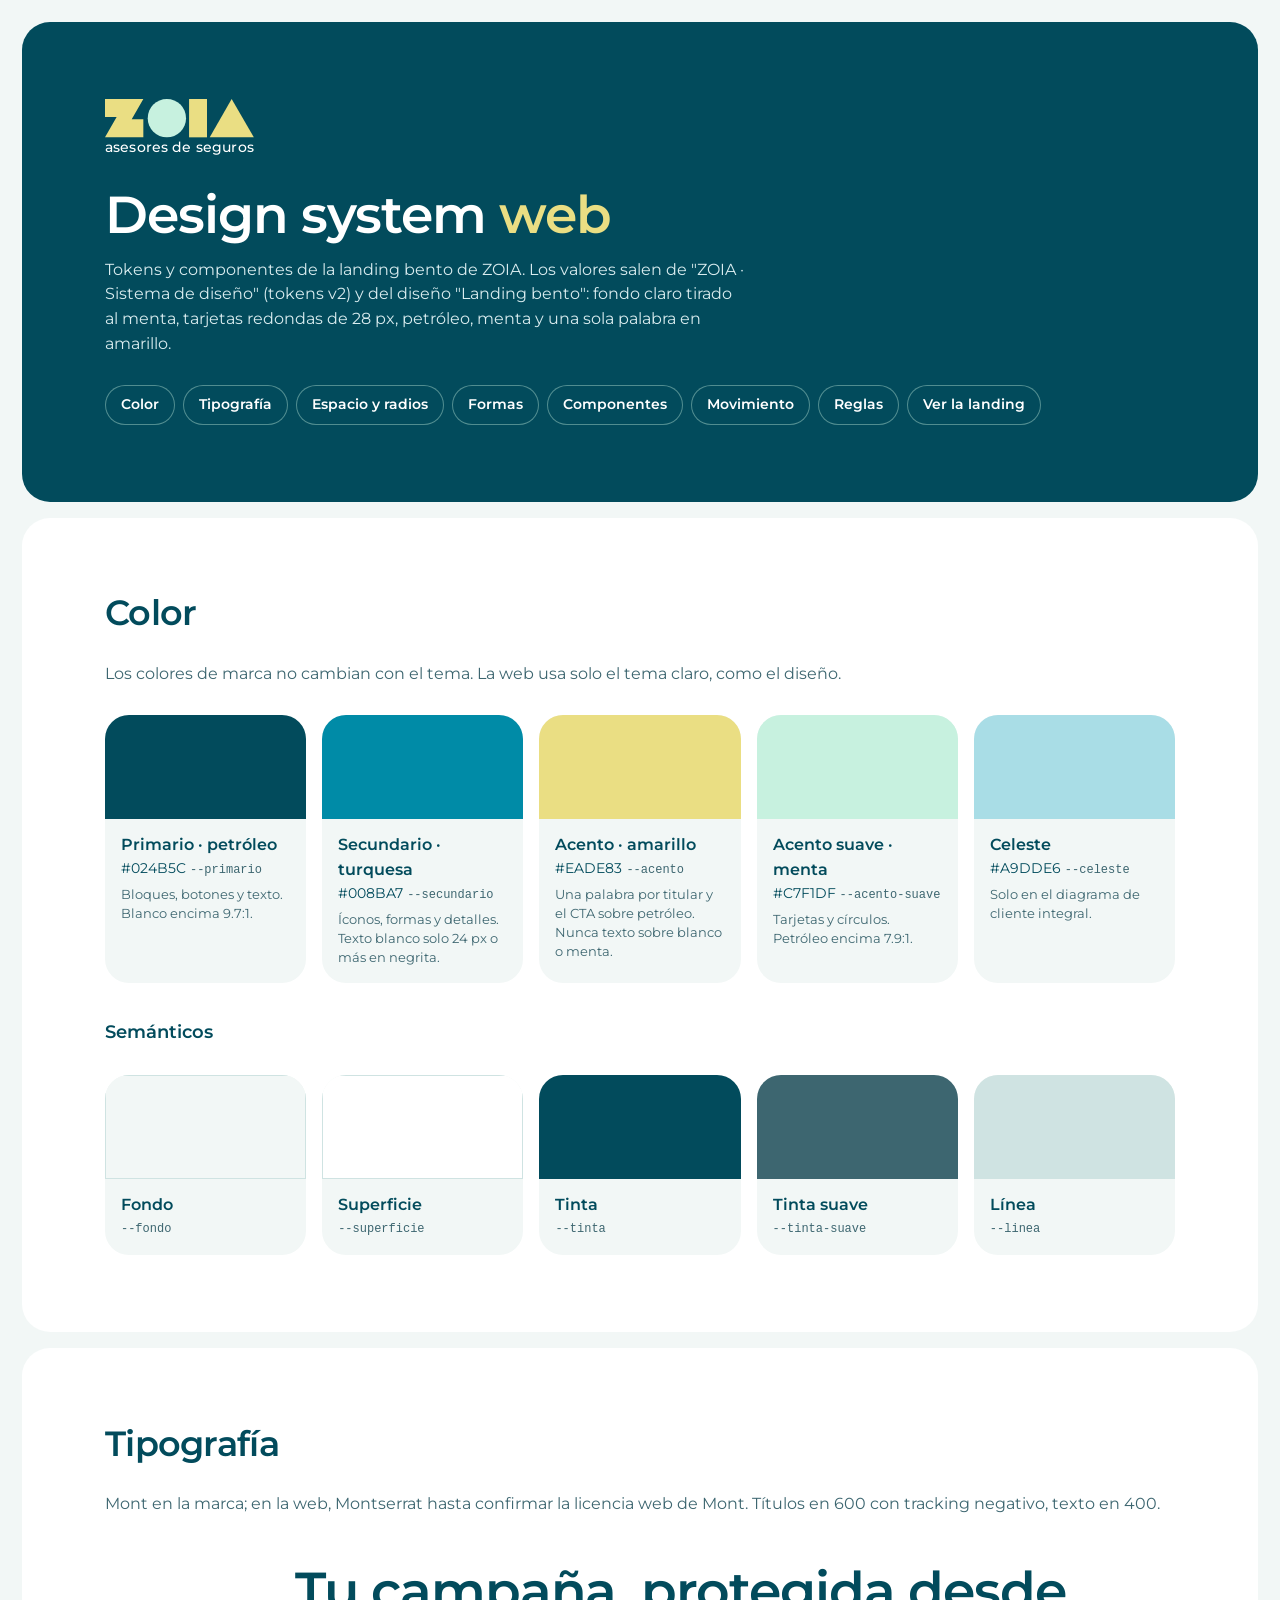
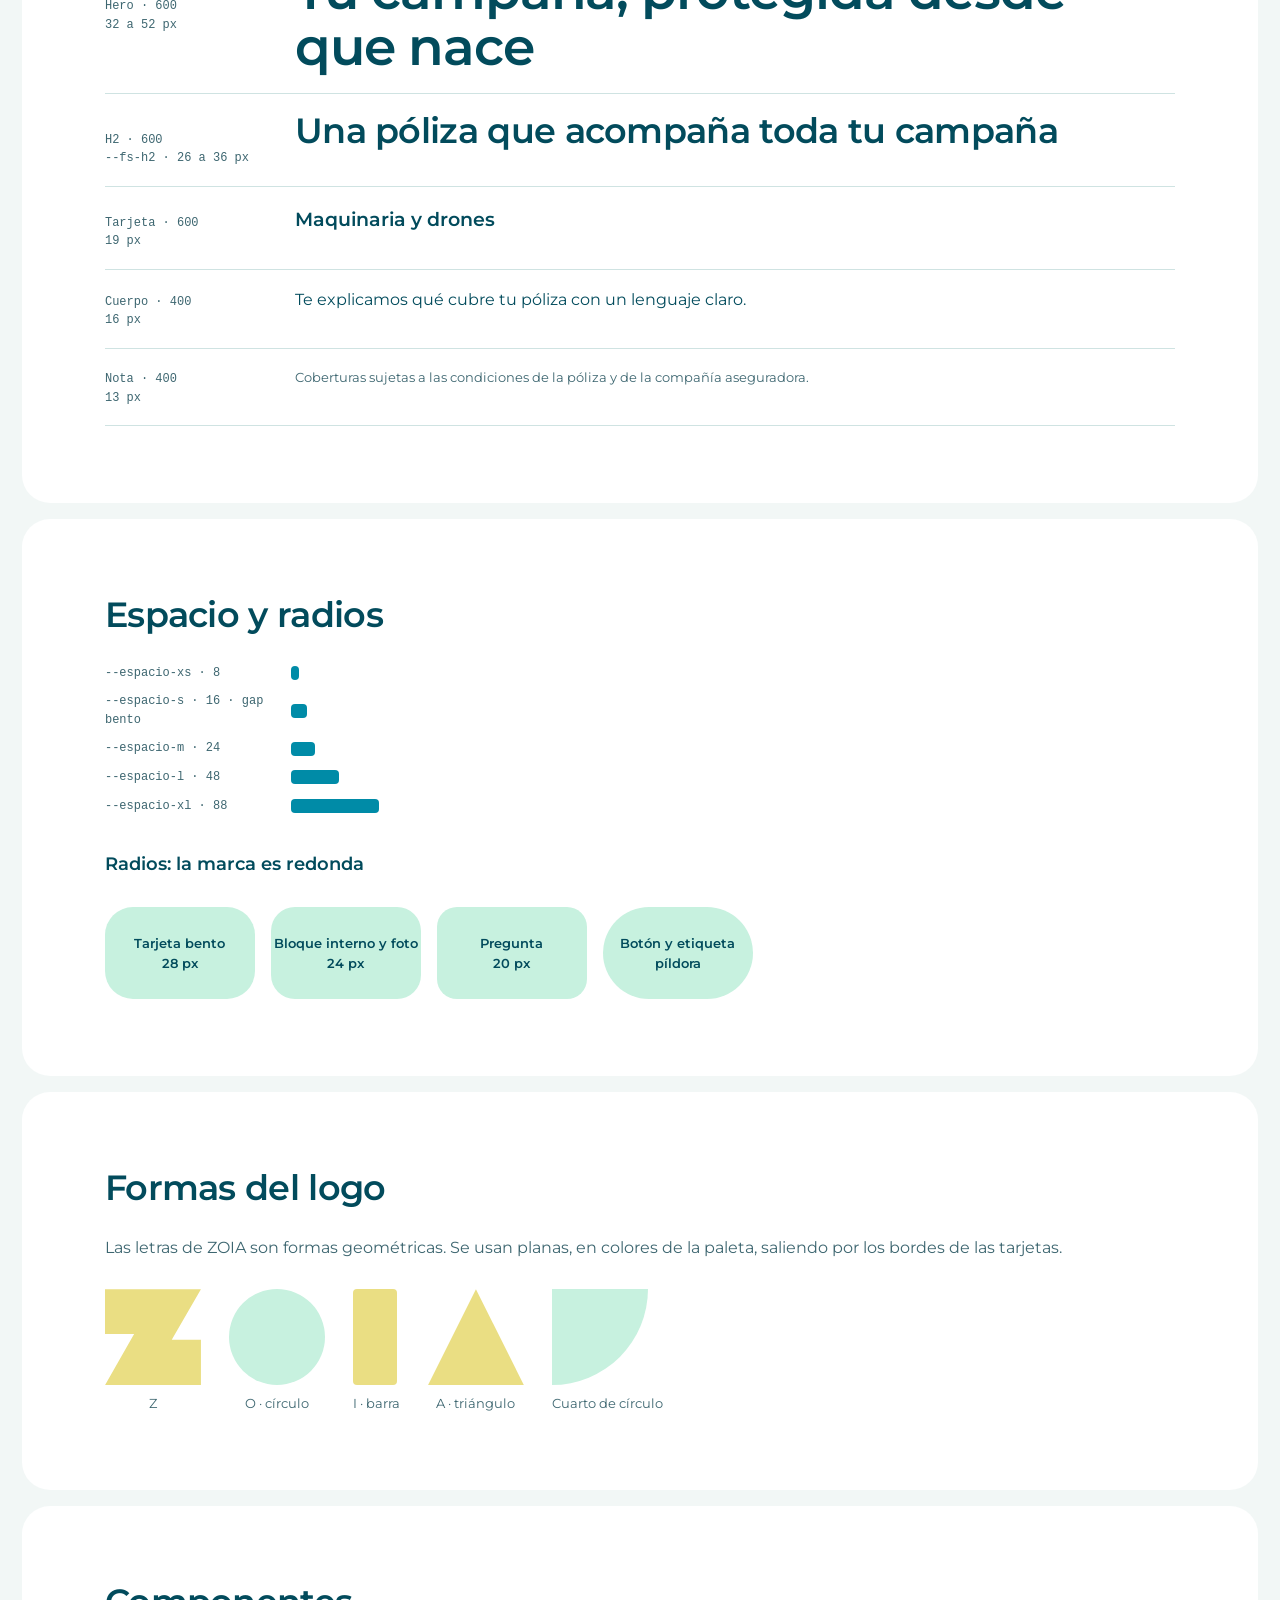
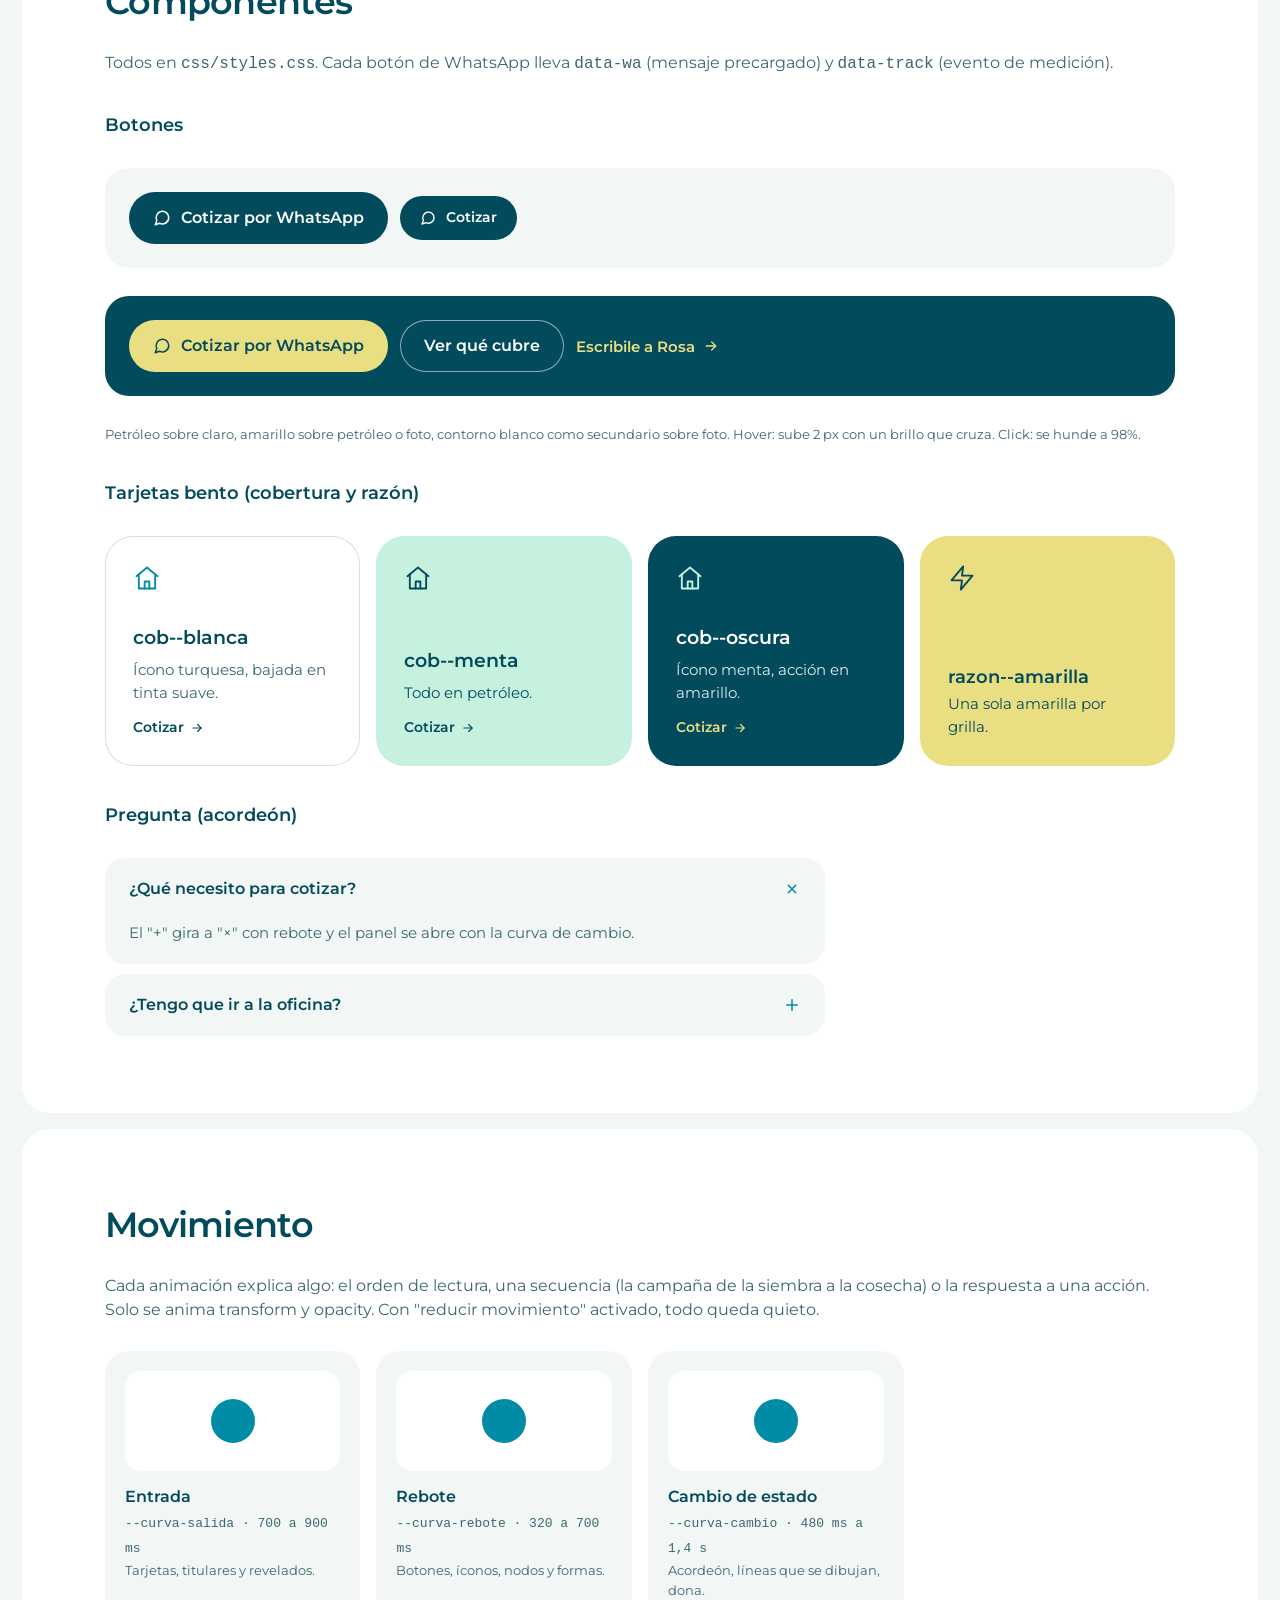
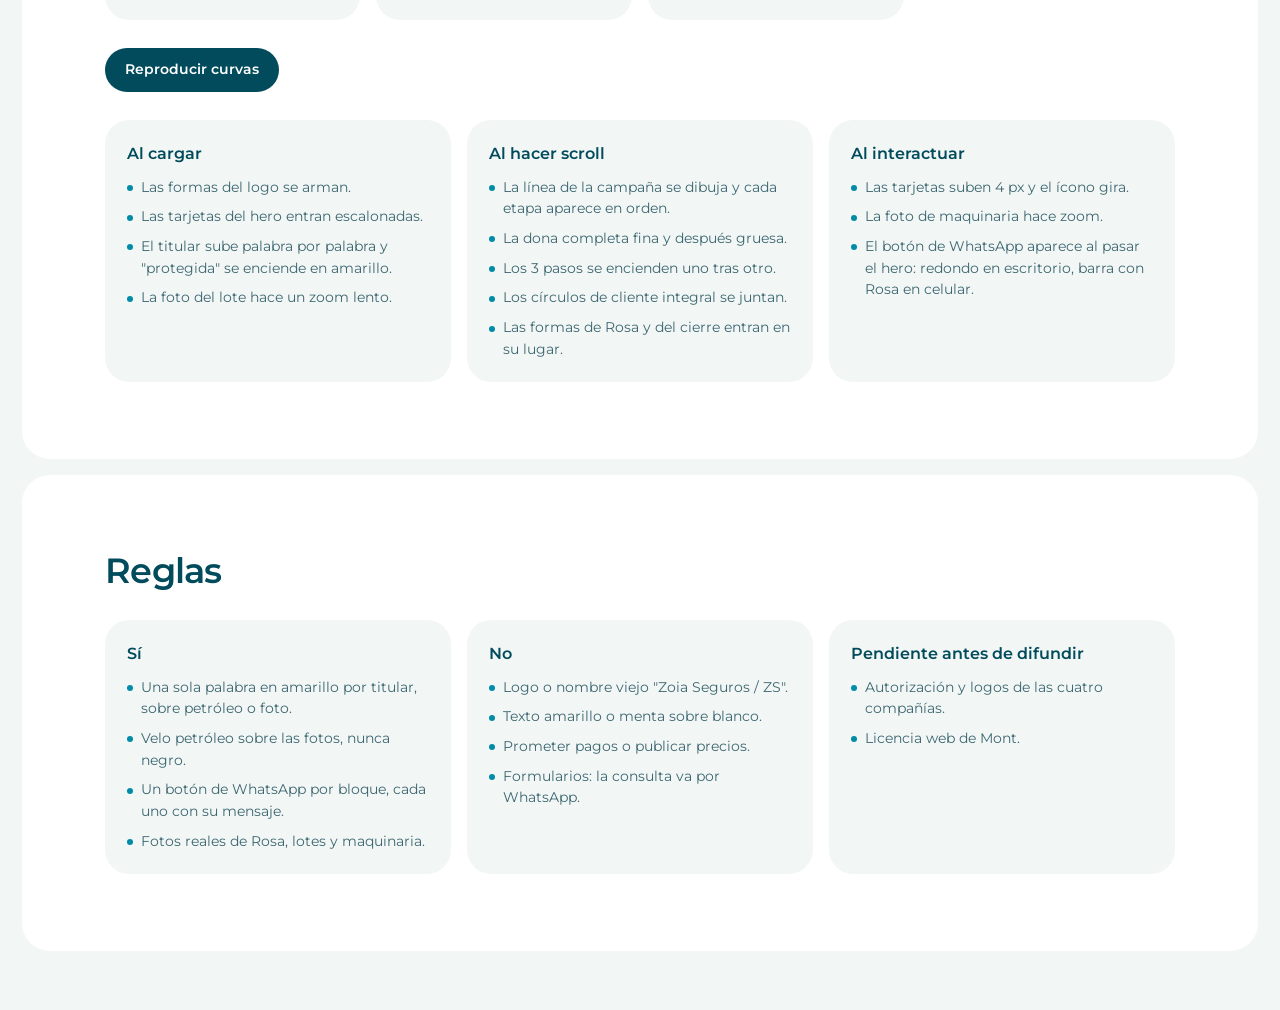
<file: design-system.html>
<!doctype html>
<html lang="es-AR">
<head>
  <meta charset="utf-8">
  <meta name="viewport" content="width=device-width, initial-scale=1">
  <title>ZOIA · Design system web</title>
  <meta name="robots" content="noindex">
  <link rel="icon" href="assets/brand/favicon.svg" type="image/svg+xml">
  <script>document.documentElement.classList.add("js");</script>
  <link rel="preconnect" href="https://fonts.googleapis.com">
  <link rel="preconnect" href="https://fonts.gstatic.com" crossorigin>
  <link href="https://fonts.googleapis.com/css2?family=Montserrat:wght@400;500;600;700&display=swap" rel="stylesheet">
  <link rel="stylesheet" href="css/tokens.css?v=3">
  <link rel="stylesheet" href="css/styles.css?v=3">
  <style>
    /* Estilos propios de la documentación (no se usan en la landing) */
    .ds { padding: 0 var(--borde-pagina) 64px; display: flex; flex-direction: column; gap: var(--gap-bento); }
    .ds-hero { padding: clamp(40px, 6vw, 88px) clamp(20px, 6.5vw, 96px); background: var(--primario); color: var(--blanco); }
    .ds-hero .logo .t { fill: var(--blanco); }
    .ds-hero .logo { height: 56px; margin-bottom: 32px; }
    .ds-hero h1 { font-size: var(--fs-h1); line-height: 1.05; font-weight: var(--peso-titulo); letter-spacing: -0.02em; }
    .ds-hero p { margin-top: 16px; max-width: 640px; color: var(--texto-sobre-oscuro); }
    .ds-toc { display: flex; flex-wrap: wrap; gap: 8px; margin-top: 28px; }
    .ds-toc a { display: inline-flex; align-items: center; min-height: 40px; padding: 0 16px; border-radius: var(--radio-pildora); text-decoration: none; font-size: var(--fs-nota); font-weight: var(--peso-titulo); box-shadow: inset 0 0 0 1px rgb(199 241 223 / 0.4); }
    .ds-toc a:hover { background: rgb(199 241 223 / 0.12); }
    .ds .panel { gap: 28px; }
    .ds h3.ds-sub { font-size: 1.125rem; font-weight: var(--peso-titulo); margin-top: 8px; }
    .swatches { display: grid; gap: 16px; grid-template-columns: repeat(auto-fill, minmax(190px, 1fr)); }
    .swatch { border-radius: var(--radio-interno); overflow: hidden; background: var(--superficie-alt); }
    .swatch__chip { height: 104px; }
    .swatch__meta { padding: 14px 16px 16px; font-size: var(--fs-nota); }
    .swatch__meta b { display: block; font-size: 1rem; font-weight: var(--peso-titulo); }
    .swatch__meta code { font-size: 0.75rem; color: var(--tinta-suave); }
    .swatch__meta p { margin-top: 6px; color: var(--tinta-suave); font-size: var(--fs-chico); line-height: 1.45; }
    .type-row { display: grid; grid-template-columns: 170px 1fr; gap: 20px; align-items: baseline; padding: 18px 0; border-bottom: 1px solid var(--linea); }
    .type-row code, .tok code { font-size: 0.75rem; color: var(--tinta-suave); }
    .tok-grid { display: grid; gap: 10px; }
    .tok { display: grid; grid-template-columns: 170px 1fr; gap: 16px; align-items: center; }
    .tok__bar { height: 14px; border-radius: 4px; background: var(--secundario); }
    .radios { display: flex; flex-wrap: wrap; gap: 16px; }
    .radios div { width: 150px; height: 92px; display: grid; place-items: center; text-align: center; background: var(--acento-suave); color: var(--primario); font-size: var(--fs-chico); font-weight: var(--peso-titulo); }
    .demo { display: flex; flex-wrap: wrap; align-items: center; gap: 12px; padding: 24px; border-radius: var(--radio-interno); background: var(--superficie-alt); }
    .demo--oscuro { background: var(--primario); }
    .demo-grid { display: grid; gap: var(--gap-bento); grid-template-columns: repeat(auto-fill, minmax(240px, 1fr)); }
    .formas { display: flex; flex-wrap: wrap; gap: 28px; align-items: end; }
    .formas figure { margin: 0; text-align: center; font-size: var(--fs-chico); color: var(--tinta-suave); }
    .formas figure > div { width: 96px; height: 96px; margin-bottom: 8px; }
    .motion-grid { display: grid; gap: 16px; grid-template-columns: repeat(auto-fill, minmax(240px, 1fr)); }
    .motion-card { padding: 20px; border-radius: var(--radio-interno); background: var(--superficie-alt); }
    .motion-card .stage { height: 100px; display: grid; place-items: center; margin-bottom: 14px; border-radius: 16px; background: var(--superficie); overflow: hidden; }
    .motion-card b { display: block; font-weight: var(--peso-titulo); }
    .motion-card p, .motion-card code { font-size: var(--fs-chico); color: var(--tinta-suave); }
    .ball { width: 44px; height: 44px; border-radius: 50%; background: var(--secundario); }
    .play .ball.salida { animation: ds-move 900ms var(--curva-salida) both; }
    .play .ball.rebote { animation: ds-move 900ms var(--curva-rebote) both; }
    .play .ball.cambio { animation: ds-move 900ms var(--curva-cambio) both; }
    @keyframes ds-move { from { transform: translateX(-80px); } to { transform: translateX(80px); } }
    .reglas { display: grid; gap: 16px; grid-template-columns: repeat(auto-fit, minmax(260px, 1fr)); }
    .reglas > div { padding: 22px; border-radius: var(--radio-interno); background: var(--superficie-alt); }
    .reglas h3 { font-size: 1rem; font-weight: var(--peso-titulo); margin-bottom: 10px; }
    .reglas ul { display: grid; gap: 8px; font-size: var(--fs-nota); color: var(--tinta-suave); }
    .reglas li { padding-left: 14px; position: relative; }
    .reglas li::before { content: ""; position: absolute; left: 0; top: 0.6em; width: 6px; height: 6px; border-radius: 50%; background: var(--secundario); }
    @media (max-width: 640px) { .type-row, .tok { grid-template-columns: 1fr; gap: 6px; } }
  </style>
</head>
<body>
  <svg width="0" height="0" style="position:absolute" aria-hidden="true">
    <symbol id="i-wa" viewBox="0 0 24 24"><path d="M21 11.5a8.4 8.4 0 0 1-12.3 7.4L3 21l2.1-5.7A8.4 8.4 0 1 1 21 11.5z"/></symbol>
    <symbol id="i-flecha" viewBox="0 0 24 24"><path d="M5 12h14"/><path d="m13 6 6 6-6 6"/></symbol>
    <symbol id="i-casa" viewBox="0 0 24 24"><path d="M3 10.5 12 3l9 7.5"/><path d="M5 9v12h14V9"/><path d="M10 21v-6h4v6"/></symbol>
    <symbol id="i-rayo" viewBox="0 0 24 24"><path d="M13 2 3 14h9l-1 8 10-12h-9l1-8z"/></symbol>
    <symbol id="i-mas" viewBox="0 0 24 24"><path d="M12 5v14"/><path d="M5 12h14"/></symbol>
  </svg>

  <div class="page">
    <div class="ds">
      <header class="tile ds-hero" style="margin-top: var(--borde-pagina)">
        <svg class="logo" viewBox="0 0 1087 409" role="img" aria-label="ZOIA, asesores de seguros">
          <polygon class="z" points="0,0 280,0 195,148 280,148 280,280 0,280 85,131 0,131"/>
          <circle class="o" cx="452" cy="140" r="140"/>
          <rect class="i" x="614" y="0" width="131" height="280"/>
          <polygon class="a" points="765,280 925,0 1087,280"/>
          <text class="t" x="0" y="386" font-family="Montserrat, sans-serif" font-weight="500" font-size="100" textLength="1087" lengthAdjust="spacingAndGlyphs">asesores de seguros</text>
        </svg>
        <h1>Design system <span class="clave">web</span></h1>
        <p>Tokens y componentes de la landing bento de ZOIA. Los valores salen de "ZOIA · Sistema de diseño" (tokens v2) y del diseño "Landing bento": fondo claro tirado al menta, tarjetas redondas de 28 px, petróleo, menta y una sola palabra en amarillo.</p>
        <nav class="ds-toc" aria-label="Contenido">
          <a href="#color">Color</a><a href="#tipografia">Tipografía</a><a href="#espacio">Espacio y radios</a><a href="#formas">Formas</a><a href="#componentes">Componentes</a><a href="#movimiento">Movimiento</a><a href="#reglas">Reglas</a><a href="./">Ver la landing</a>
        </nav>
      </header>

      <section class="panel" id="color">
        <h2 class="h2">Color</h2>
        <p class="bajada">Los colores de marca no cambian con el tema. La web usa solo el tema claro, como el diseño.</p>
        <div class="swatches">
          <div class="swatch"><div class="swatch__chip" style="background:#024b5c"></div><div class="swatch__meta"><b>Primario · petróleo</b>#024B5C <code>--primario</code><p>Bloques, botones y texto. Blanco encima 9.7:1.</p></div></div>
          <div class="swatch"><div class="swatch__chip" style="background:#008ba7"></div><div class="swatch__meta"><b>Secundario · turquesa</b>#008BA7 <code>--secundario</code><p>Íconos, formas y detalles. Texto blanco solo 24 px o más en negrita.</p></div></div>
          <div class="swatch"><div class="swatch__chip" style="background:#eade83"></div><div class="swatch__meta"><b>Acento · amarillo</b>#EADE83 <code>--acento</code><p>Una palabra por titular y el CTA sobre petróleo. Nunca texto sobre blanco o menta.</p></div></div>
          <div class="swatch"><div class="swatch__chip" style="background:#c7f1df"></div><div class="swatch__meta"><b>Acento suave · menta</b>#C7F1DF <code>--acento-suave</code><p>Tarjetas y círculos. Petróleo encima 7.9:1.</p></div></div>
          <div class="swatch"><div class="swatch__chip" style="background:#a9dde6"></div><div class="swatch__meta"><b>Celeste</b>#A9DDE6 <code>--celeste</code><p>Solo en el diagrama de cliente integral.</p></div></div>
        </div>
        <h3 class="ds-sub">Semánticos</h3>
        <div class="swatches">
          <div class="swatch"><div class="swatch__chip" style="background:var(--fondo);box-shadow:inset 0 0 0 1px var(--linea)"></div><div class="swatch__meta"><b>Fondo</b><code>--fondo</code></div></div>
          <div class="swatch"><div class="swatch__chip" style="background:var(--superficie);box-shadow:inset 0 0 0 1px var(--linea)"></div><div class="swatch__meta"><b>Superficie</b><code>--superficie</code></div></div>
          <div class="swatch"><div class="swatch__chip" style="background:var(--tinta)"></div><div class="swatch__meta"><b>Tinta</b><code>--tinta</code></div></div>
          <div class="swatch"><div class="swatch__chip" style="background:var(--tinta-suave)"></div><div class="swatch__meta"><b>Tinta suave</b><code>--tinta-suave</code></div></div>
          <div class="swatch"><div class="swatch__chip" style="background:var(--linea)"></div><div class="swatch__meta"><b>Línea</b><code>--linea</code></div></div>
        </div>
      </section>

      <section class="panel" id="tipografia">
        <h2 class="h2">Tipografía</h2>
        <p class="bajada">Mont en la marca; en la web, Montserrat hasta confirmar la licencia web de Mont. Títulos en 600 con tracking negativo, texto en 400.</p>
        <div>
          <div class="type-row"><code>Hero · 600<br>32 a 52 px</code><p style="font-size:var(--fs-h1);line-height:1.06;font-weight:600;letter-spacing:-0.02em">Tu campaña, protegida desde que nace</p></div>
          <div class="type-row"><code>H2 · 600<br>--fs-h2 · 26 a 36 px</code><p class="h2">Una póliza que acompaña toda tu campaña</p></div>
          <div class="type-row"><code>Tarjeta · 600<br>19 px</code><p style="font-size:var(--fs-tarjeta);font-weight:600">Maquinaria y drones</p></div>
          <div class="type-row"><code>Cuerpo · 400<br>16 px</code><p>Te explicamos qué cubre tu póliza con un lenguaje claro.</p></div>
          <div class="type-row"><code>Nota · 400<br>13 px</code><p class="nota">Coberturas sujetas a las condiciones de la póliza y de la compañía aseguradora.</p></div>
        </div>
      </section>

      <section class="panel" id="espacio">
        <h2 class="h2">Espacio y radios</h2>
        <div class="tok-grid">
          <div class="tok"><code>--espacio-xs · 8</code><div class="tok__bar" style="width:8px"></div></div>
          <div class="tok"><code>--espacio-s · 16 · gap bento</code><div class="tok__bar" style="width:16px"></div></div>
          <div class="tok"><code>--espacio-m · 24</code><div class="tok__bar" style="width:24px"></div></div>
          <div class="tok"><code>--espacio-l · 48</code><div class="tok__bar" style="width:48px"></div></div>
          <div class="tok"><code>--espacio-xl · 88</code><div class="tok__bar" style="width:88px"></div></div>
        </div>
        <h3 class="ds-sub">Radios: la marca es redonda</h3>
        <div class="radios">
          <div style="border-radius:var(--radio-bloque)">Tarjeta bento<br>28 px</div>
          <div style="border-radius:var(--radio-interno)">Bloque interno y foto<br>24 px</div>
          <div style="border-radius:var(--radio-pregunta)">Pregunta<br>20 px</div>
          <div style="border-radius:var(--radio-pildora)">Botón y etiqueta<br>píldora</div>
        </div>
      </section>

      <section class="panel" id="formas">
        <h2 class="h2">Formas del logo</h2>
        <p class="bajada">Las letras de ZOIA son formas geométricas. Se usan planas, en colores de la paleta, saliendo por los bordes de las tarjetas.</p>
        <div class="formas">
          <figure><div style="background:var(--acento);clip-path:polygon(0 0,100% 0,69.6% 52.8%,100% 52.8%,100% 100%,0 100%,30.4% 46.8%,0 46.8%)"></div>Z</figure>
          <figure><div style="background:var(--acento-suave);border-radius:50%"></div>O · círculo</figure>
          <figure><div style="background:var(--acento);width:44px;border-radius:4px"></div>I · barra</figure>
          <figure><div style="background:var(--acento);clip-path:polygon(50% 0,100% 100%,0 100%)"></div>A · triángulo</figure>
          <figure><div style="background:var(--acento-suave);border-radius:0 0 100% 0"></div>Cuarto de círculo</figure>
        </div>
      </section>

      <section class="panel" id="componentes">
        <h2 class="h2">Componentes</h2>
        <p class="bajada">Todos en <code>css/styles.css</code>. Cada botón de WhatsApp lleva <code>data-wa</code> (mensaje precargado) y <code>data-track</code> (evento de medición).</p>
        <h3 class="ds-sub">Botones</h3>
        <div class="demo">
          <a class="btn" href="#componentes"><svg class="i-wa" width="18" height="18" fill="none" stroke="currentColor" stroke-width="2" stroke-linecap="round" stroke-linejoin="round" aria-hidden="true"><use href="#i-wa"/></svg>Cotizar por WhatsApp</a>
          <a class="btn btn--chico" href="#componentes"><svg class="i-wa" width="16" height="16" fill="none" stroke="currentColor" stroke-width="2" stroke-linecap="round" stroke-linejoin="round" aria-hidden="true"><use href="#i-wa"/></svg>Cotizar</a>
        </div>
        <div class="demo demo--oscuro">
          <a class="btn btn--acento" href="#componentes"><svg class="i-wa" width="18" height="18" fill="none" stroke="currentColor" stroke-width="2" stroke-linecap="round" stroke-linejoin="round" aria-hidden="true"><use href="#i-wa"/></svg>Cotizar por WhatsApp</a>
          <a class="btn btn--contorno" href="#componentes">Ver qué cubre</a>
          <a class="link-flecha" style="color:var(--acento)" href="#componentes">Escribile a Rosa<svg width="16" height="16" fill="none" stroke="currentColor" stroke-width="2" stroke-linecap="round" stroke-linejoin="round" aria-hidden="true"><use href="#i-flecha"/></svg></a>
        </div>
        <p class="nota">Petróleo sobre claro, amarillo sobre petróleo o foto, contorno blanco como secundario sobre foto. Hover: sube 2 px con un brillo que cruza. Click: se hunde a 98%.</p>

        <h3 class="ds-sub">Tarjetas bento (cobertura y razón)</h3>
        <div class="demo-grid">
          <a class="cob cob--blanca" href="#componentes" style="box-shadow:inset 0 0 0 1px var(--linea)"><svg width="28" height="28" fill="none" stroke-width="1.6" stroke-linecap="round" stroke-linejoin="round" aria-hidden="true"><use href="#i-casa"/></svg><span class="cob__txt"><b>cob--blanca</b><span>Ícono turquesa, bajada en tinta suave.</span><span class="cob__cta">Cotizar<svg width="14" height="14" fill="none" stroke="currentColor" stroke-width="2" stroke-linecap="round" stroke-linejoin="round" aria-hidden="true"><use href="#i-flecha"/></svg></span></span></a>
          <a class="cob cob--menta" href="#componentes"><svg width="28" height="28" fill="none" stroke="currentColor" stroke-width="1.6" stroke-linecap="round" stroke-linejoin="round" aria-hidden="true"><use href="#i-casa"/></svg><span class="cob__txt"><b>cob--menta</b><span>Todo en petróleo.</span><span class="cob__cta">Cotizar<svg width="14" height="14" fill="none" stroke="currentColor" stroke-width="2" stroke-linecap="round" stroke-linejoin="round" aria-hidden="true"><use href="#i-flecha"/></svg></span></span></a>
          <a class="cob cob--oscura" href="#componentes"><svg width="28" height="28" fill="none" stroke="#c7f1df" stroke-width="1.6" stroke-linecap="round" stroke-linejoin="round" aria-hidden="true"><use href="#i-casa"/></svg><span class="cob__txt"><b>cob--oscura</b><span>Ícono menta, acción en amarillo.</span><span class="cob__cta">Cotizar<svg width="14" height="14" fill="none" stroke="currentColor" stroke-width="2" stroke-linecap="round" stroke-linejoin="round" aria-hidden="true"><use href="#i-flecha"/></svg></span></span></a>
          <div class="tile razon razon--amarilla"><svg width="28" height="28" fill="none" stroke="currentColor" stroke-width="1.6" stroke-linecap="round" stroke-linejoin="round" aria-hidden="true"><use href="#i-rayo"/></svg><div><h3>razon--amarilla</h3><p>Una sola amarilla por grilla.</p></div></div>
        </div>

        <h3 class="ds-sub">Pregunta (acordeón)</h3>
        <div class="acordeon" style="max-width:720px">
          <div class="preg" data-open="true" style="background:var(--superficie-alt)">
            <h3><button class="preg__btn" type="button">¿Qué necesito para cotizar?<svg class="preg__mas" width="18" height="18" fill="none" stroke="currentColor" stroke-width="2" stroke-linecap="round" aria-hidden="true"><use href="#i-mas"/></svg></button></h3>
            <div class="preg__panel" role="region"><div><p>El "+" gira a "×" con rebote y el panel se abre con la curva de cambio.</p></div></div>
          </div>
          <div class="preg" style="background:var(--superficie-alt)">
            <h3><button class="preg__btn" type="button">¿Tengo que ir a la oficina?<svg class="preg__mas" width="18" height="18" fill="none" stroke="currentColor" stroke-width="2" stroke-linecap="round" aria-hidden="true"><use href="#i-mas"/></svg></button></h3>
            <div class="preg__panel" role="region"><div><p>No. Todo se hace por WhatsApp y la póliza es digital.</p></div></div>
          </div>
        </div>
      </section>

      <section class="panel" id="movimiento">
        <h2 class="h2">Movimiento</h2>
        <p class="bajada">Cada animación explica algo: el orden de lectura, una secuencia (la campaña de la siembra a la cosecha) o la respuesta a una acción. Solo se anima transform y opacity. Con "reducir movimiento" activado, todo queda quieto.</p>
        <div class="motion-grid">
          <div class="motion-card"><div class="stage"><div class="ball salida"></div></div><b>Entrada</b><code>--curva-salida · 700 a 900 ms</code><p>Tarjetas, titulares y revelados.</p></div>
          <div class="motion-card"><div class="stage"><div class="ball rebote"></div></div><b>Rebote</b><code>--curva-rebote · 320 a 700 ms</code><p>Botones, íconos, nodos y formas.</p></div>
          <div class="motion-card"><div class="stage"><div class="ball cambio"></div></div><b>Cambio de estado</b><code>--curva-cambio · 480 ms a 1,4 s</code><p>Acordeón, líneas que se dibujan, dona.</p></div>
        </div>
        <p><button class="btn btn--chico" type="button" id="replay">Reproducir curvas</button></p>
        <div class="reglas">
          <div><h3>Al cargar</h3><ul><li>Las formas del logo se arman.</li><li>Las tarjetas del hero entran escalonadas.</li><li>El titular sube palabra por palabra y "protegida" se enciende en amarillo.</li><li>La foto del lote hace un zoom lento.</li></ul></div>
          <div><h3>Al hacer scroll</h3><ul><li>La línea de la campaña se dibuja y cada etapa aparece en orden.</li><li>La dona completa fina y después gruesa.</li><li>Los 3 pasos se encienden uno tras otro.</li><li>Los círculos de cliente integral se juntan.</li><li>Las formas de Rosa y del cierre entran en su lugar.</li></ul></div>
          <div><h3>Al interactuar</h3><ul><li>Las tarjetas suben 4 px y el ícono gira.</li><li>La foto de maquinaria hace zoom.</li><li>El botón de WhatsApp aparece al pasar el hero: redondo en escritorio, barra con Rosa en celular.</li></ul></div>
        </div>
      </section>

      <section class="panel" id="reglas">
        <h2 class="h2">Reglas</h2>
        <div class="reglas">
          <div><h3>Sí</h3><ul><li>Una sola palabra en amarillo por titular, sobre petróleo o foto.</li><li>Velo petróleo sobre las fotos, nunca negro.</li><li>Un botón de WhatsApp por bloque, cada uno con su mensaje.</li><li>Fotos reales de Rosa, lotes y maquinaria.</li></ul></div>
          <div><h3>No</h3><ul><li>Logo o nombre viejo "Zoia Seguros / ZS".</li><li>Texto amarillo o menta sobre blanco.</li><li>Prometer pagos o publicar precios.</li><li>Formularios: la consulta va por WhatsApp.</li></ul></div>
          <div><h3>Pendiente antes de difundir</h3><ul><li>Autorización y logos de las cuatro compañías.</li><li>Licencia web de Mont.</li></ul></div>
        </div>
      </section>
    </div>
  </div>

  <script src="js/main.js?v=3" defer></script>
  <script>
    document.getElementById("replay").addEventListener("click", () => {
      const grid = document.querySelector(".motion-grid");
      grid.classList.remove("play");
      void grid.offsetWidth;
      grid.classList.add("play");
    });
  </script>
</body>
</html>
</file>
<file: css/tokens.css>
/* ==========================================================================
   ZOIA · Design tokens
   Fuente: "ZOIA · Sistema de diseño" (tokens.json v2) y el diseño
   "Landing bento" del lienzo "ZOIA · Landing page".
   Documentado visualmente en /design-system.html
   ========================================================================== */

:root {
  /* ---- Marca (no cambian con el tema) ---- */
  --primario: #024b5c;          /* petróleo */
  --primario-profundo: #013440;
  --secundario: #008ba7;        /* turquesa: formas e íconos, texto blanco solo 24px+ bold */
  --acento: #eade83;            /* amarillo: palabra clave, nunca texto sobre blanco o menta */
  --acento-suave: #c7f1df;      /* menta: la "O" del logo */
  --celeste: #a9dde6;           /* tercer círculo del diagrama de cliente integral */
  --blanco: #ffffff;
  --velo: rgb(2 75 92 / 0.92);  /* degradé petróleo sobre fotos, nunca negro */
  --texto-sobre-oscuro: #d9ecef;

  /* ---- Semánticos: tema claro ---- */
  --fondo: #f2f7f6;
  --superficie: #ffffff;
  --superficie-alt: #f2f7f6;
  --tinta: #024b5c;
  --tinta-suave: #3d6670;
  --linea: #cfe3e2;
  --bloque-oscuro: #024b5c;
  --icono: #008ba7;
  --nav-fondo: rgb(242 247 246 / 0.86);
  --sombra-color: 192 95% 18%;

  /* ---- Tipografía ---- */
  /* Mont no tiene licencia web confirmada: se usa Montserrat para que todos vean lo mismo */
  --familia: "Montserrat", "Helvetica Neue", Arial, sans-serif;
  --fs-chico: 0.8125rem;   /* 13 · doc-chico */
  --fs-nota: 0.875rem;     /* 14 */
  --fs-cuerpo: 1rem;       /* 16 · doc-cuerpo */
  --fs-tarjeta: 1.1875rem; /* 19 */
  --fs-h2: clamp(1.625rem, 1.2rem + 1.2vw, 2.25rem);
  --fs-h1: clamp(2rem, 1.2rem + 2.6vw, 3.5rem);
  --peso-texto: 400;
  --peso-medio: 500;
  --peso-titulo: 600;
  --peso-fuerte: 700;

  /* ---- Espaciado ---- */
  --espacio-xs: 8px;
  --espacio-s: 16px;
  --espacio-m: 24px;
  --espacio-l: 48px;
  --espacio-xl: 88px;
  --gap-bento: 16px;
  --borde-pagina: clamp(12px, 1.7vw, 24px);
  --relleno-seccion: clamp(20px, 6.5vw, 120px);
  --ancho-max: 1440px;

  /* ---- Radios: la marca es redonda ---- */
  --radio-bloque: 28px;   /* tarjetas del bento */
  --radio-interno: 24px;  /* bloques dentro de una tarjeta, fotos */
  --radio-pregunta: 20px; /* acordeón */
  --radio-pildora: 999px; /* botones y etiquetas */

  /* ---- Movimiento ---- */
  --curva-salida: cubic-bezier(0.16, 1, 0.3, 1);
  --curva-rebote: cubic-bezier(0.34, 1.45, 0.64, 1);
  --curva-cambio: cubic-bezier(0.65, 0, 0.35, 1);
  --dur-rapida: 180ms;
  --dur-base: 320ms;
  --dur-lenta: 700ms;
  --dur-entrada: 900ms;
  --escalon: 70ms;

  --z-flotante: 30;
  --z-nav: 40;

  /* El diseño es solo claro: la web no cambia con el modo oscuro del sistema */
  color-scheme: light;
}
</file>
<file: css/styles.css>
/* ==========================================================================
   ZOIA · Landing bento
   Layout del diseño "Landing bento" (lienzo "ZOIA · Landing page").
   Tokens en tokens.css; componentes documentados en /design-system.html
   ========================================================================== */

/* ---------- Base ---------- */
*, *::before, *::after { box-sizing: border-box; }
html { -webkit-text-size-adjust: 100%; scroll-behavior: smooth; scroll-padding-top: 84px; }
body {
  margin: 0;
  background: var(--fondo);
  color: var(--tinta);
  font-family: var(--familia);
  font-size: var(--fs-cuerpo);
  line-height: 1.55;
  -webkit-font-smoothing: antialiased;
  overflow-x: hidden;
}
img { display: block; max-width: 100%; }
a { color: inherit; }
h1, h2, h3, p { margin: 0; }
ol, ul { margin: 0; padding: 0; list-style: none; }
button { font: inherit; color: inherit; }
:focus-visible { outline: 3px solid var(--secundario); outline-offset: 3px; border-radius: 8px; }

.page { max-width: var(--ancho-max); margin-inline: auto; }
.sr-only { position: absolute; width: 1px; height: 1px; overflow: hidden; clip: rect(0 0 0 0); white-space: nowrap; }
.skip-link {
  position: absolute; left: 16px; top: -64px; z-index: 100;
  padding: 10px 18px; border-radius: var(--radio-pildora);
  background: var(--acento); color: var(--primario); font-weight: 700; text-decoration: none;
  transition: top var(--dur-base) var(--curva-salida);
}
.skip-link:focus { top: 12px; }

.h2 { font-size: var(--fs-h2); line-height: 1.15; font-weight: var(--peso-titulo); letter-spacing: -0.02em; text-wrap: balance; }
.bajada { color: var(--tinta-suave); }
.nota { font-size: var(--fs-chico); color: var(--tinta-suave); }
.clave { color: var(--acento); }
.head { display: flex; flex-direction: column; gap: 10px; max-width: 640px; }

/* Visibilidad según la entrada: QR de la lona (agro) o Instagram / Google (general) */
:root[data-entry="agro"] .only-general,
:root:not([data-entry="agro"]) .only-agro { display: none !important; }

/* ---------- Botones ---------- */
.btn {
  --b-fondo: var(--bloque-oscuro);
  --b-tinta: var(--blanco);
  position: relative;
  isolation: isolate;
  overflow: hidden;
  display: inline-flex;
  align-items: center;
  justify-content: center;
  gap: 10px;
  min-height: 52px;
  padding: 0 24px;
  border: 0;
  border-radius: var(--radio-pildora);
  background: var(--b-fondo);
  color: var(--b-tinta);
  font-size: 1rem;
  font-weight: var(--peso-titulo);
  white-space: nowrap;
  text-decoration: none;
  cursor: pointer;
  transition: transform var(--dur-base) var(--curva-rebote), box-shadow var(--dur-base) var(--curva-salida);
}
.btn::after {
  content: "";
  position: absolute; inset: 0; z-index: -1;
  background: linear-gradient(110deg, transparent 30%, rgb(255 255 255 / 0.32) 50%, transparent 70%);
  transform: translateX(-110%);
  transition: transform 700ms var(--curva-salida);
}
.btn:hover { transform: translateY(-2px); box-shadow: 0 12px 28px -10px hsl(var(--sombra-color) / 0.45); }
.btn:hover::after { transform: translateX(110%); }
.btn:active { transform: translateY(0) scale(0.98); transition-duration: 90ms; }
.btn svg { flex: none; transition: transform var(--dur-base) var(--curva-rebote); }
.btn:hover .i-wa { transform: rotate(-12deg) scale(1.08); }
.btn:hover .i-flecha { transform: translateX(3px); }
.btn--acento { --b-fondo: var(--acento); --b-tinta: var(--primario); }
.btn--contorno { --b-fondo: transparent; --b-tinta: var(--blanco); box-shadow: inset 0 0 0 1px rgb(255 255 255 / 0.55); }
.btn--contorno:hover { box-shadow: inset 0 0 0 1px var(--blanco); }
.btn--chico { min-height: 44px; padding: 0 20px; font-size: var(--fs-nota); }

.link-flecha {
  display: inline-flex; align-items: center; gap: 8px; min-height: 44px;
  font-weight: var(--peso-titulo); font-size: 0.9375rem; text-decoration: none;
}
.link-flecha svg { transition: transform var(--dur-base) var(--curva-rebote); }
.link-flecha:hover svg { transform: translateX(4px); }

/* ---------- Logo (SVG con las formas del brandbook) ---------- */
.logo { display: block; height: 40px; width: auto; }
.logo .z, .logo .i, .logo .a { fill: var(--acento); }
.logo .o { fill: var(--acento-suave); }
.logo .t { fill: var(--tinta); }
.logo .forma { transform-box: fill-box; transform-origin: 50% 100%; }

/* ---------- Barra superior ---------- */
.nav {
  position: sticky; top: 0; z-index: var(--z-nav);
  height: 72px;
  display: flex; align-items: center; justify-content: space-between; gap: 16px;
  padding: 0 clamp(16px, 3vw, 40px);
  background: var(--nav-fondo);
  backdrop-filter: blur(12px); -webkit-backdrop-filter: blur(12px);
  transition: box-shadow var(--dur-base) var(--curva-salida);
}
.nav[data-scrolled="true"] { box-shadow: 0 1px 0 var(--linea); }
.nav__links { display: flex; gap: 32px; font-size: var(--fs-nota); font-weight: var(--peso-medio); }
.nav__links a { position: relative; text-decoration: none; }
.nav__links a::after {
  content: ""; position: absolute; left: 0; right: 0; bottom: -6px; height: 2px; border-radius: 2px;
  background: var(--secundario); transform: scaleX(0); transform-origin: right;
  transition: transform var(--dur-base) var(--curva-salida);
}
.nav__links a:hover::after { transform: scaleX(1); transform-origin: left; }
.nav__movil { display: none; font-size: var(--fs-nota); font-weight: var(--peso-titulo); text-decoration: none; min-height: 44px; align-items: center; }

/* ---------- Hero bento ---------- */
.hero {
  height: min(720px, calc(100svh - 72px));
  min-height: 600px;
  padding: 0 var(--borde-pagina) var(--gap-bento);
  display: grid;
  grid-template-columns: 2fr 1fr 1fr;
  grid-template-rows: repeat(2, minmax(0, 1fr));
  gap: var(--gap-bento);
}
.tile { position: relative; border-radius: var(--radio-bloque); overflow: hidden; }
.hero__main { grid-row: 1 / 3; background: var(--primario); color: var(--blanco); }
.hero__main > img { position: absolute; inset: 0; width: 100%; height: 100%; object-fit: cover; }
.velo { position: absolute; inset: 0; background: linear-gradient(180deg, rgb(2 75 92 / 0) 25%, var(--velo) 100%); }
.hero__text {
  position: absolute; left: clamp(22px, 3.4vw, 48px); right: clamp(22px, 3.4vw, 48px); bottom: clamp(22px, 3.4vw, 48px);
  display: flex; flex-direction: column; align-items: flex-start; gap: 16px;
}
.hero__text h1 {
  font-size: clamp(2rem, 1.2rem + 2.4vw, 3.25rem);
  line-height: 1.06; font-weight: var(--peso-titulo); letter-spacing: -0.02em; max-width: 640px; text-wrap: balance;
}
.hero__text p { font-size: clamp(0.9375rem, 0.85rem + 0.3vw, 1.0625rem); line-height: 1.5; max-width: 500px; color: #e6f3f2; }
.hero__ctas { display: flex; flex-wrap: wrap; gap: 12px; padding-top: 6px; }

.hero__menta {
  background: var(--acento-suave); color: var(--primario);
  padding: clamp(20px, 2.2vw, 32px);
  display: flex; flex-direction: column; justify-content: space-between; gap: 18px;
}
.hero__menta h3 { font-size: 1.125rem; line-height: 1.25; font-weight: var(--peso-titulo); }
.hero__menta p { font-size: 0.9375rem; }
.hero__foto { background: var(--primario); }
.hero__foto img { width: 100%; height: 100%; object-fit: cover; }
.hero__rosa {
  grid-column: 2 / 4;
  background: var(--primario); color: var(--blanco);
  padding: clamp(22px, 2.4vw, 34px);
  display: flex; align-items: center; gap: clamp(16px, 2vw, 28px);
}
.hero__rosa .burbuja { position: absolute; right: -70px; bottom: -70px; width: 220px; height: 220px; border-radius: 50%; background: var(--secundario); opacity: 0.45; }
.avatar {
  position: relative; flex: none;
  width: clamp(72px, 8vw, 116px); height: clamp(72px, 8vw, 116px);
  border-radius: 50%; object-fit: cover; border: 3px solid var(--acento-suave);
}
.hero__rosa p { position: relative; font-size: clamp(1rem, 0.9rem + 0.4vw, 1.25rem); line-height: 1.38; font-weight: var(--peso-medio); }
.hero__rosa .link-flecha { position: relative; color: var(--acento); }
.hero__rosa > div { display: flex; flex-direction: column; gap: 10px; }

/* ---------- Campaña: línea de tiempo + ciclo completo ---------- */
.franja { padding: 0 var(--borde-pagina) var(--gap-bento); }
.panel {
  border-radius: var(--radio-bloque);
  background: var(--superficie);
  padding: clamp(40px, 6vw, 88px) clamp(20px, 6.5vw, 96px);
  display: flex; flex-direction: column; gap: 40px;
}
.campana { display: grid; grid-template-columns: 1.75fr 1fr; gap: clamp(28px, 4vw, 56px); align-items: stretch; }

.linea-tiempo { border-radius: var(--radio-interno); background: var(--superficie-alt); padding: 28px 24px 30px; overflow-x: auto; }
.lt { position: relative; min-width: 620px; }
.lt__arco { position: relative; height: 64px; }
.lt__arco > svg { position: absolute; inset: 0; width: 100%; height: 64px; overflow: visible; }
.lt__arco > svg path { stroke: var(--tinta); }
.lt__punta { position: absolute; left: 30%; bottom: -2px; margin-left: -7px; border: 7px solid transparent; border-bottom: 0; border-top: 10px solid var(--tinta); }
.chip {
  display: inline-flex; align-items: center; gap: 6px; height: 28px; padding: 0 12px;
  border-radius: var(--radio-pildora); font-size: 0.75rem; font-weight: var(--peso-titulo); white-space: nowrap;
}
.lt__arco .chip { position: absolute; left: 50%; top: 0; transform: translateX(-50%); background: var(--primario); color: var(--blanco); }
.lt__etapas { position: relative; z-index: 1; display: grid; grid-template-columns: repeat(5, minmax(0, 1fr)); padding-top: 8px; }
.lt__gris { position: absolute; left: 10%; right: 50%; top: 98px; height: 3px; background: var(--linea); transform-origin: left; }
.lt__cubierto { position: absolute; left: 50%; right: 10%; top: 90px; height: 18px; border-radius: var(--radio-pildora); background: var(--acento-suave); transform-origin: left; }
.etapa { position: relative; display: flex; flex-direction: column; align-items: center; text-align: center; gap: 8px; padding: 0 6px; }
.etapa b { font-size: 0.9375rem; font-weight: var(--peso-titulo); }
.etapa__txt { font-size: var(--fs-chico); line-height: 1.4; color: var(--tinta-suave); }
.nodo {
  flex: none;
  width: 56px; height: 56px; border-radius: 50%;
  display: grid; place-items: center;
  background: var(--superficie); box-shadow: inset 0 0 0 2px var(--acento-suave); color: var(--primario);
}
.nodo--amarillo { background: var(--acento); box-shadow: none; color: var(--primario); }
.nodo--gris { box-shadow: inset 0 0 0 2px var(--linea); }
.nodo--oscuro { background: var(--primario); color: var(--acento); box-shadow: 0 0 0 6px var(--superficie-alt); }
.lt__pie { display: grid; grid-template-columns: repeat(5, minmax(0, 1fr)); padding-top: 18px; }
.lt__pie .chip { grid-column: 3 / 6; justify-content: center; height: 34px; margin: 0 6px; background: var(--acento-suave); color: var(--primario); font-size: var(--fs-chico); }
.etapa__resiembra { display: none; }

.ciclo {
  border-radius: var(--radio-interno); background: var(--primario); color: var(--blanco);
  padding: 28px; display: flex; flex-direction: column; align-items: center; gap: 20px; text-align: center;
}
.dona { position: relative; width: 200px; height: 200px; }
.dona svg { display: block; transform: rotate(-90deg); }
.dona__centro { position: absolute; inset: 0; display: flex; flex-direction: column; align-items: center; justify-content: center; }
.dona__centro b { font-size: 2.125rem; line-height: 1; font-weight: var(--peso-fuerte); }
.dona__centro span { font-size: var(--fs-nota); font-weight: var(--peso-medio); color: var(--texto-sobre-oscuro); }
.ciclo h3 { font-size: 1.1875rem; font-weight: var(--peso-titulo); }
.ciclo p { font-size: var(--fs-nota); color: var(--texto-sobre-oscuro); }
.leyenda { display: flex; flex-wrap: wrap; justify-content: center; gap: 8px 18px; font-size: var(--fs-chico); color: var(--texto-sobre-oscuro); }
.leyenda span { display: inline-flex; align-items: center; gap: 8px; }
.punto { width: 12px; height: 12px; border-radius: 50%; }

/* ---------- Cómo cotizar ---------- */
.cotizar {
  padding: clamp(48px, 6vw, 88px) var(--relleno-seccion);
  display: grid; grid-template-columns: repeat(2, minmax(0, 1fr)); gap: clamp(32px, 5vw, 72px); align-items: center;
}
.cotizar__foto { width: 100%; height: clamp(260px, 30vw, 420px); object-fit: cover; border-radius: var(--radio-bloque); }
.cotizar__texto { display: flex; flex-direction: column; gap: 26px; align-items: flex-start; }
.pasos { position: relative; display: flex; flex-direction: column; gap: 22px; }
.pasos__linea { position: absolute; left: 23px; top: 24px; bottom: 24px; width: 2px; background: linear-gradient(180deg, var(--acento-suave), var(--acento)); transform-origin: top; }
.paso { position: relative; display: flex; gap: 18px; align-items: flex-start; }
.paso__icono { width: 48px; height: 48px; flex: none; border-radius: 50%; display: grid; place-items: center; }
.paso div { display: flex; flex-direction: column; gap: 2px; padding-top: 2px; }
.paso b { font-size: 1.0625rem; font-weight: var(--peso-titulo); }
.paso span { color: var(--tinta-suave); }

/* ---------- Rosa + por qué ZOIA ---------- */
.porque {
  padding: 0 var(--borde-pagina) var(--gap-bento);
  display: grid; grid-template-columns: repeat(4, minmax(0, 1fr)); grid-template-rows: repeat(2, auto); gap: var(--gap-bento);
}
.rosa {
  grid-column: 1 / 3; grid-row: 1 / 3;
  background: var(--acento-suave); color: var(--primario);
  padding: clamp(28px, 3.4vw, 48px);
  display: flex; flex-direction: column; justify-content: space-between; gap: 28px;
}
.rosa__tri {
  position: absolute; right: -40px; top: -40px;
  width: 160px; height: 136px; background: var(--acento);
  clip-path: polygon(50% 0, 100% 100%, 0 100%);
  transform: rotate(18deg);
}
.rosa__foto { position: relative; width: 220px; height: 280px; border-radius: var(--radio-interno); object-fit: cover; object-position: 50% 30%; }
.rosa__texto { position: relative; display: flex; flex-direction: column; gap: 14px; align-items: flex-start; }
.rosa__texto p { line-height: 1.6; max-width: 520px; }
.rosa .btn { --b-fondo: var(--primario); }
.razon {
  padding: 28px;
  display: flex; flex-direction: column; justify-content: space-between; gap: 22px;
  min-height: 200px;
  transition: transform var(--dur-lenta) var(--curva-salida), box-shadow var(--dur-lenta) var(--curva-salida);
}
.razon h3 { font-size: 1.125rem; font-weight: var(--peso-titulo); }
.razon p { font-size: 0.9375rem; }
.razon svg { transition: transform 600ms var(--curva-rebote); }
.razon:hover { transform: translateY(-4px); box-shadow: 0 18px 40px -18px hsl(var(--sombra-color) / 0.35); }
.razon:hover svg { transform: rotate(-10deg) scale(1.12); }
.razon--oscura { background: var(--bloque-oscuro); color: var(--blanco); }
.razon--oscura p { color: var(--texto-sobre-oscuro); }
.razon--blanca { background: var(--superficie); }
.razon--blanca p { color: var(--tinta-suave); }
.razon--blanca svg { stroke: var(--icono); }
.razon--amarilla { background: var(--acento); color: var(--primario); }

/* ---------- Coberturas ---------- */
.coberturas { padding: clamp(48px, 6vw, 88px) var(--borde-pagina) var(--gap-bento); display: flex; flex-direction: column; gap: 36px; }
.coberturas__head { display: flex; flex-wrap: wrap; align-items: center; justify-content: space-between; gap: 28px 48px; padding: 0 clamp(8px, 4.8vw, 72px); }
.coberturas__head .head { flex: 1 1 380px; min-width: 0; }
.venn { position: relative; width: 240px; height: 210px; flex: none; }
.venn__c {
  position: absolute; width: 150px; height: 150px; border-radius: 50%;
  mix-blend-mode: multiply; color: var(--primario);
  display: flex; font-size: var(--fs-nota); font-weight: var(--peso-titulo);
}
.venn__c--campo { left: 0; top: 0; background: var(--acento-suave); padding: 40px 0 0 30px; }
.venn__c--hogar { left: 90px; top: 0; background: var(--acento); justify-content: flex-end; padding: 40px 30px 0 0; }
.venn__c--auto { left: 45px; top: 60px; background: var(--celeste); align-items: flex-end; justify-content: center; padding-bottom: 24px; }
.venn__chip { position: absolute; left: 120px; top: 98px; translate: -50% -50%; background: var(--primario); color: var(--blanco); padding: 6px 10px; height: auto; }

.cob-grid { display: grid; grid-template-columns: repeat(3, minmax(0, 1fr)); gap: var(--gap-bento); }
.cob {
  position: relative; overflow: hidden; isolation: isolate;
  min-height: 230px; border-radius: var(--radio-bloque); padding: 28px;
  display: flex; flex-direction: column; justify-content: space-between; gap: 18px;
  text-decoration: none;
  transition: transform var(--dur-lenta) var(--curva-salida), box-shadow var(--dur-lenta) var(--curva-salida);
}
.cob:hover { transform: translateY(-4px); box-shadow: 0 18px 40px -18px hsl(var(--sombra-color) / 0.35); }
.cob > svg { transition: transform 600ms var(--curva-rebote); }
.cob:hover > svg { transform: translateY(-3px) rotate(-8deg); }
.cob__txt { display: flex; flex-direction: column; gap: 6px; }
.cob__txt b { font-size: var(--fs-tarjeta); font-weight: var(--peso-titulo); }
.cob__txt span { font-size: 0.9375rem; }
.cob__txt .cob__cta { display: inline-flex; align-items: center; gap: 6px; padding-top: 6px; font-size: var(--fs-nota); font-weight: var(--peso-titulo); }
.cob__cta svg { transition: transform var(--dur-base) var(--curva-rebote); }
.cob:hover .cob__cta svg { transform: translateX(4px); }
.cob--blanca { background: var(--superficie); color: var(--tinta); }
.cob--blanca > svg { stroke: var(--icono); }
.cob--blanca .cob__txt span:not(.cob__cta) { color: var(--tinta-suave); }
.cob--menta { background: var(--acento-suave); color: var(--primario); }
.cob--amarilla { background: var(--acento); color: var(--primario); }
.cob--oscura { background: var(--bloque-oscuro); color: var(--blanco); }
.cob--oscura .cob__txt span:not(.cob__cta) { color: var(--texto-sobre-oscuro); }
.cob--oscura .cob__cta, .cob--foto .cob__cta { color: var(--acento); }
.cob--foto { background: var(--primario); color: var(--blanco); justify-content: flex-end; }
.cob--foto img { position: absolute; inset: 0; z-index: -2; width: 100%; height: 100%; object-fit: cover; transition: transform 1.4s var(--curva-salida); }
.cob--foto .velo { z-index: -1; background: linear-gradient(180deg, rgb(2 75 92 / 0.1) 20%, var(--velo) 100%); }
.cob--foto:hover img { transform: scale(1.06); }
.cob--foto .cob__txt span:not(.cob__cta) { color: #e6f3f2; }
.coberturas > .nota { padding: 4px clamp(8px, 4.8vw, 72px) 0; font-size: var(--fs-nota); }

/* ---------- Preguntas ---------- */
.preguntas {
  padding: clamp(48px, 6vw, 88px) var(--relleno-seccion);
  display: grid; grid-template-columns: 1fr 1.6fr; gap: clamp(28px, 5vw, 72px); align-items: start;
}
.acordeon { display: flex; flex-direction: column; gap: 10px; }
.preg { background: var(--superficie); border-radius: var(--radio-pregunta); transition: box-shadow var(--dur-base) var(--curva-salida); }
.preg:hover { box-shadow: 0 0 0 1px var(--linea); }
.preg h3 { font-size: inherit; }
.preg__btn {
  width: 100%; display: flex; justify-content: space-between; align-items: center; gap: 16px;
  padding: 20px 24px; background: none; border: 0; text-align: left; cursor: pointer;
  font-size: 1rem; font-weight: var(--peso-titulo); line-height: 1.4;
}
.preg__mas { flex: none; color: var(--icono); transition: transform 500ms var(--curva-rebote); }
.preg[data-open="true"] .preg__mas { transform: rotate(135deg); }
.preg__panel { display: grid; grid-template-rows: 0fr; transition: grid-template-rows 480ms var(--curva-cambio); }
.preg[data-open="true"] .preg__panel { grid-template-rows: 1fr; }
.preg__panel > div { overflow: hidden; }
.preg__panel p {
  padding: 0 24px 20px; font-size: 0.9375rem; color: var(--tinta-suave);
  opacity: 0; transform: translateY(-6px);
  transition: opacity 360ms var(--curva-salida), transform 460ms var(--curva-salida);
}
.preg[data-open="true"] .preg__panel p { opacity: 1; transform: none; transition-delay: 100ms; }

/* ---------- Cierre ---------- */
.cierre {
  position: relative; overflow: hidden;
  border-radius: var(--radio-bloque); background: var(--primario); color: var(--blanco);
  padding: 64px clamp(28px, 6.5vw, 96px);
  display: flex; align-items: center; justify-content: space-between; gap: 28px;
}
.cierre__forma { position: absolute; left: -60px; top: -60px; width: 200px; height: 200px; background: var(--acento-suave); border-radius: 0 0 200px 0; transform-origin: 0 0; }
.cierre__texto { position: relative; display: flex; flex-direction: column; gap: 8px; padding-left: 80px; }
.cierre__texto p { color: var(--texto-sobre-oscuro); }
.cierre .btn { position: relative; }

/* ---------- Pie ---------- */
.pie { padding: 40px var(--relleno-seccion) 96px; display: flex; flex-direction: column; gap: 28px; }
.pie__fila { display: flex; flex-wrap: wrap; justify-content: space-between; gap: 28px 48px; }
.pie .logo { height: 44px; }
.pie__datos { display: flex; flex-wrap: wrap; gap: 24px 56px; font-size: var(--fs-nota); line-height: 1.6; }
.pie__datos div { display: flex; flex-direction: column; }
.pie__datos b { font-weight: var(--peso-titulo); }
.pie__datos span, .pie__datos a { color: var(--tinta-suave); }
.pie__datos a { text-decoration: none; }
.pie__datos a:hover { text-decoration: underline; text-underline-offset: 3px; }
.pie__legal { padding-top: 20px; border-top: 1px solid var(--linea); font-size: 0.75rem; line-height: 1.5; color: var(--tinta-suave); }

/* ---------- WhatsApp flotante (escritorio) y barra inferior (celular) ---------- */
.flotante {
  position: fixed; right: 20px; bottom: 20px; z-index: var(--z-flotante);
  width: 60px; height: 60px; border-radius: 50%;
  display: grid; place-items: center;
  background: var(--acento); color: var(--primario);
  box-shadow: 0 10px 28px rgb(2 75 92 / 0.3);
  transform: translateY(140%) scale(0.8); opacity: 0;
  transition: transform 600ms var(--curva-rebote), opacity 300ms var(--curva-salida);
}
.flotante.is-visible { transform: none; opacity: 1; }
.flotante.is-visible:hover { transform: translateY(-3px) scale(1.04); }
.flotante::after { content: ""; position: absolute; inset: 0; border-radius: 50%; box-shadow: 0 0 0 0 rgb(234 222 131 / 0.7); pointer-events: none; }
.flotante.pulso::after { animation: pulso 1.6s var(--curva-salida) 2; }

.barra-movil {
  display: none;
  position: fixed; left: 12px; right: 12px; bottom: max(12px, env(safe-area-inset-bottom)); z-index: var(--z-flotante);
  align-items: center; gap: 12px; min-height: 64px; padding: 8px;
  border-radius: var(--radio-pildora); background: var(--primario); color: var(--blanco);
  text-decoration: none; box-shadow: 0 12px 30px rgb(2 75 92 / 0.35);
  transform: translateY(160%);
  transition: transform 600ms var(--curva-rebote);
}
.barra-movil.is-visible { transform: none; }
.barra-movil img { width: 48px; height: 48px; border-radius: 50%; object-fit: cover; border: 2px solid var(--acento-suave); }
.barra-movil__txt { display: flex; flex-direction: column; line-height: 1.25; flex: 1; }
.barra-movil__txt b { font-size: 0.9375rem; font-weight: var(--peso-titulo); }
.barra-movil__txt span { font-size: var(--fs-chico); color: var(--texto-sobre-oscuro); }
.barra-movil__ico { width: 48px; height: 48px; border-radius: 50%; background: var(--acento); color: var(--primario); display: grid; place-items: center; flex: none; }

/* Etapas: en escritorio el texto va directo bajo el nodo */
.etapa > div { display: contents; }

/* ==========================================================================
   Celular y tablet (el diseño cambia a 860 px)
   ========================================================================== */
@media (max-width: 860px) {
  .nav__links, .nav .btn { display: none; }
  .nav__movil { display: inline-flex; }
  .nav { height: 64px; }
  .logo { height: 34px; }

  .hero { height: auto; min-height: 0; grid-template-columns: repeat(2, minmax(0, 1fr)); grid-template-rows: auto; }
  .hero__main { grid-column: 1 / 3; grid-row: auto; min-height: 540px; }
  .hero__menta, .hero__foto { min-height: 180px; }
  .hero__menta { padding: 20px; }
  .hero__menta p { display: none; }
  .hero__menta h3 { font-size: 1rem; }
  .hero__rosa { grid-column: 1 / 3; }
  .hero__ctas .btn--contorno { display: none; }

  .campana { grid-template-columns: minmax(0, 1fr); }
  .linea-tiempo { overflow: visible; padding: 24px 20px; }
  .lt { min-width: 0; }
  .lt__arco, .lt__gris, .lt__cubierto, .lt__pie { display: none; }
  .lt__etapas { grid-template-columns: 1fr; gap: 18px; padding-top: 0; }
  .lt__etapas::before {
    content: ""; position: absolute; left: 27px; top: 28px; bottom: 28px; width: 3px; border-radius: 3px;
    background: linear-gradient(180deg, var(--linea) 0 45%, var(--acento-suave) 45% 100%);
  }
  .etapa { flex-direction: row; align-items: flex-start; text-align: left; gap: 16px; padding: 0; }
  .etapa > div { display: flex; flex-direction: column; gap: 2px; padding-top: 6px; }
  .etapa__resiembra { display: block; margin-top: 8px; padding: 10px 14px; border-radius: 16px; background: var(--superficie); font-size: var(--fs-chico); line-height: 1.45; }

  .cotizar { grid-template-columns: minmax(0, 1fr); padding-inline: 20px; }
  .porque { grid-template-columns: repeat(2, minmax(0, 1fr)); }
  .rosa { grid-column: 1 / 3; grid-row: auto; }
  .razon { min-height: 160px; padding: 22px; }
  .cob-grid { grid-template-columns: minmax(0, 1fr); }
  .cob { min-height: 180px; }
  .preguntas { grid-template-columns: minmax(0, 1fr); padding-inline: 20px; }
  .cierre { flex-direction: column; align-items: flex-start; padding: 36px 28px; }
  .cierre__forma { display: none; }
  .cierre__texto { padding-left: 0; }
  .pie { padding-bottom: 120px; }

  .flotante { display: none; }
  .barra-movil { display: flex; }
}
@media (max-width: 480px) {
  .rosa__foto { width: 100%; height: 300px; }
  .razon { padding: 18px; }
}

/* ==========================================================================
   Movimiento
   Todo detrás de prefers-reduced-motion: no-preference.
   Sin JS se ve todo (la clase .js la pone el <head>).
   ========================================================================== */
@keyframes subir { from { opacity: 0; transform: translateY(22px); } to { opacity: 1; transform: none; } }
@keyframes aparecer-tile { from { opacity: 0; transform: translateY(26px) scale(0.97); } to { opacity: 1; transform: none; } }
@keyframes zoom-lento { from { transform: scale(1.12); } to { transform: scale(1); } }
@keyframes palabra { from { transform: translateY(105%); } to { transform: none; } }
@keyframes encender { from { color: #fff; } to { color: var(--acento); } }
@keyframes forma-in { from { opacity: 0; transform: translateY(40%) scale(0.6) rotate(-12deg); } to { opacity: 1; transform: none; } }
@keyframes pulso { to { box-shadow: 0 0 0 18px rgb(234 222 131 / 0); } }
@keyframes flotar { 50% { transform: translateY(-10px); } }

@media (prefers-reduced-motion: no-preference) {
  /* Logo: las cuatro formas se arman */
  .js .nav .logo .forma { animation: forma-in 900ms var(--curva-rebote) both; }
  .js .nav .logo .o { animation-delay: 90ms; }
  .js .nav .logo .i { animation-delay: 180ms; }
  .js .nav .logo .a { animation-delay: 270ms; }
  .js .nav .logo .t { animation: subir 700ms var(--curva-salida) 420ms both; }

  /* Hero: las tarjetas entran escalonadas, la foto hace zoom lento, el titular sube por palabras */
  .js .hero > .tile { animation: aparecer-tile 1s var(--curva-salida) both; animation-delay: calc(80ms + var(--i, 0) * 110ms); }
  .js .hero__main > img { animation: zoom-lento 2.6s var(--curva-salida) both; }
  .js .split .w { display: inline-block; overflow: hidden; vertical-align: top; padding-bottom: 0.08em; margin-bottom: -0.08em; }
  .js .split .w > span { display: inline-block; animation: palabra 900ms var(--curva-salida) both; animation-delay: calc(350ms + var(--wi) * 55ms); }
  .js .hero .clave { animation: encender 600ms var(--curva-salida) 1.2s both; }
  .js .hero [data-fade] { animation: subir 900ms var(--curva-salida) both; animation-delay: calc(750ms + var(--fi, 0) * 110ms); }
  .js .hero__rosa .burbuja { animation: flotar 6s var(--curva-cambio) 1.5s infinite; }

  /* Revelado al hacer scroll */
  .js [data-reveal] {
    opacity: 0; transform: translateY(26px);
    transition: opacity var(--dur-entrada) var(--curva-salida), transform var(--dur-entrada) var(--curva-salida);
    transition-delay: calc(var(--i, 0) * var(--escalon));
  }
  .js [data-reveal].is-in { opacity: 1; transform: none; }

  /* Línea de la campaña: se dibuja de la siembra a la cosecha */
  .js .lt__gris, .js .lt__cubierto { transform: scaleX(0); transition: transform 900ms var(--curva-cambio); }
  .js .lt__cubierto { transition-delay: 700ms; transition-duration: 1.1s; }
  .js .linea-tiempo.is-in .lt__gris, .js .linea-tiempo.is-in .lt__cubierto { transform: none; }
  .js .etapa .nodo { transform: scale(0.4); opacity: 0; transition: transform 700ms var(--curva-rebote), opacity 300ms var(--curva-salida); transition-delay: calc(200ms + var(--i, 0) * 260ms); }
  .js .linea-tiempo.is-in .etapa .nodo { transform: none; opacity: 1; }
  .js .lt__arco > svg, .js .lt__arco .chip, .js .lt__punta, .js .lt__pie .chip { opacity: 0; transition: opacity 600ms var(--curva-salida) 1.5s; }
  .js .linea-tiempo.is-in .lt__arco > svg,
  .js .linea-tiempo.is-in .lt__arco .chip,
  .js .linea-tiempo.is-in .lt__punta,
  .js .linea-tiempo.is-in .lt__pie .chip { opacity: 1; }

  /* Dona del ciclo completo: fina y gruesa se completan */
  .js .dona .fina, .js .dona .gruesa { stroke-dasharray: 0 503; transition: stroke-dasharray 1.4s var(--curva-cambio); }
  .js .ciclo.is-in .dona .fina { stroke-dasharray: 245 503; transition-delay: 200ms; }
  .js .ciclo.is-in .dona .gruesa { stroke-dasharray: 245 503; transition-delay: 800ms; }
  .js .dona__centro b { transform: scale(0.4); transition: transform 700ms var(--curva-rebote) 1.4s; }
  .js .ciclo.is-in .dona__centro b { transform: none; }

  /* Pasos de cotización */
  .js .pasos__linea { transform: scaleY(0); transition: transform 1.2s var(--curva-cambio) 200ms; }
  .js .pasos.is-in .pasos__linea { transform: none; }
  .js .paso__icono { transform: scale(0.5); opacity: 0; transition: transform 700ms var(--curva-rebote), opacity 300ms; transition-delay: calc(250ms + var(--i, 0) * 330ms); }
  .js .pasos.is-in .paso__icono { transform: none; opacity: 1; }

  /* Diagrama de cliente integral: los tres círculos se juntan */
  .js .venn__c { opacity: 0; transition: translate 1s var(--curva-salida), opacity 600ms; }
  .js .venn__c--campo { translate: -24px -10px; }
  .js .venn__c--hogar { translate: 24px -10px; }
  .js .venn__c--auto { translate: 0 24px; }
  .js .venn.is-in .venn__c { translate: 0 0; opacity: 1; }
  .js .venn__chip { opacity: 0; scale: 0.6; transition: opacity 400ms, scale 600ms var(--curva-rebote); transition-delay: 800ms; }
  .js .venn.is-in .venn__chip { opacity: 1; scale: 1; }

  /* Cierre: el cuarto de círculo entra girando */
  .js .cierre__forma { transform: rotate(-90deg) scale(0.4); transition: transform 1.1s var(--curva-rebote) 200ms; }
  .js .cierre.is-in .cierre__forma { transform: none; }

  /* Rosa: el triángulo cae en su lugar */
  .js .rosa__tri { transform: rotate(-30deg) translateY(-40px); opacity: 0; transition: transform 1.1s var(--curva-rebote) 300ms, opacity 500ms 300ms; }
  .js .rosa.is-in .rosa__tri { transform: rotate(18deg); opacity: 1; }
}

@media (prefers-reduced-motion: reduce) {
  html { scroll-behavior: auto; }
  *, *::before, *::after { transition-duration: 1ms !important; animation-duration: 1ms !important; animation-iteration-count: 1 !important; }
}
</file>
